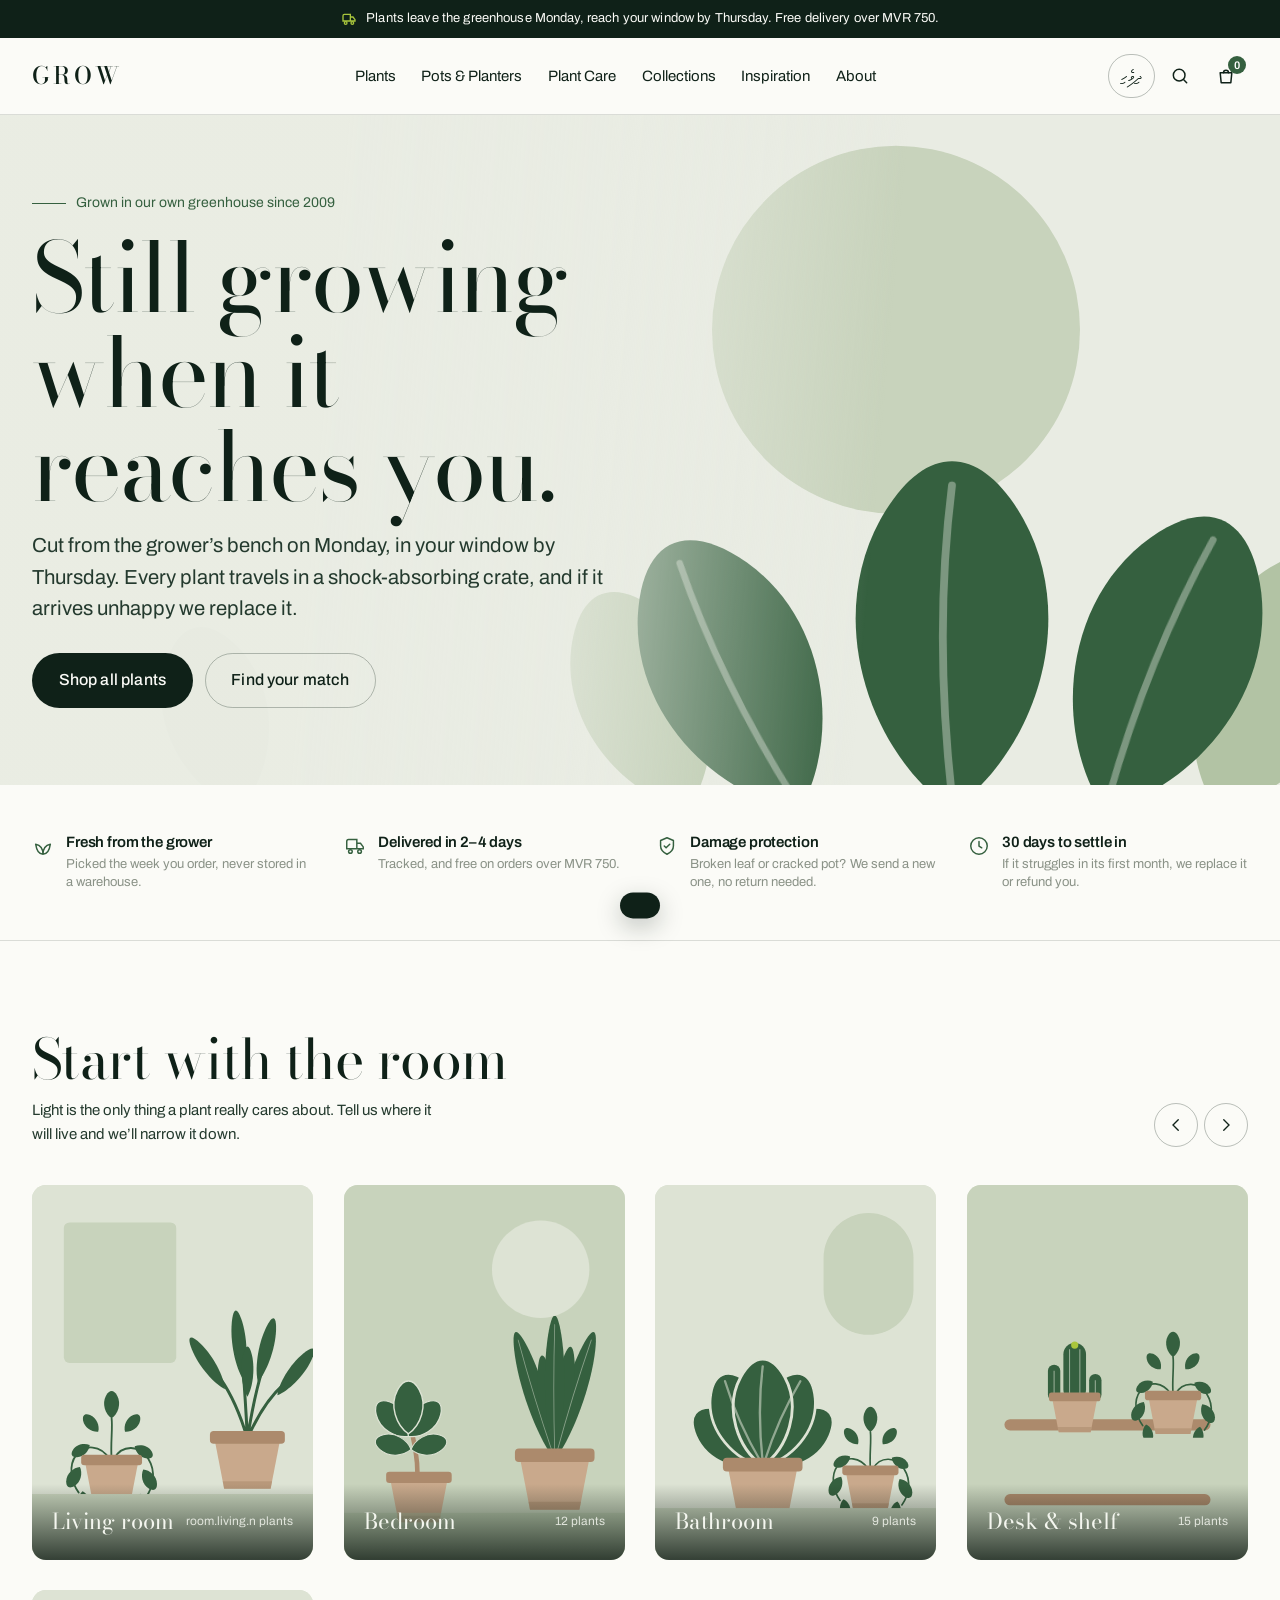
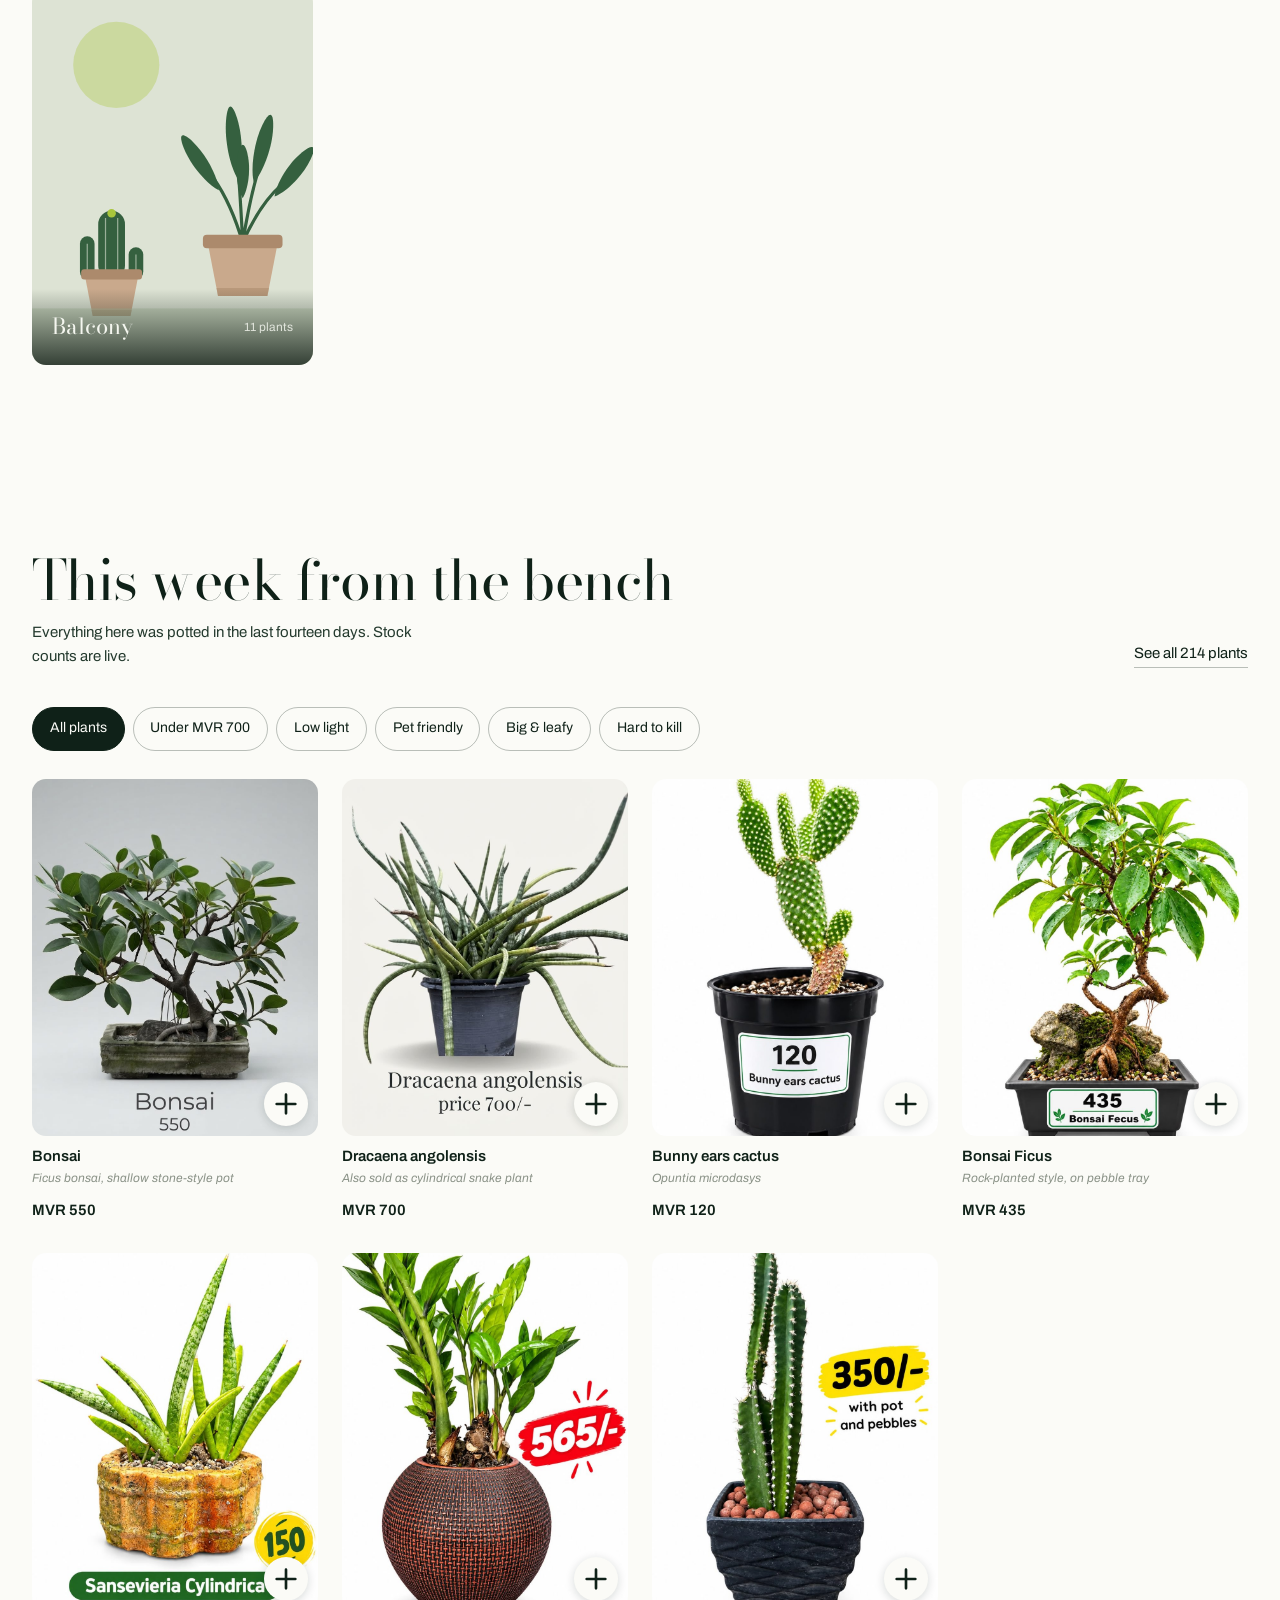
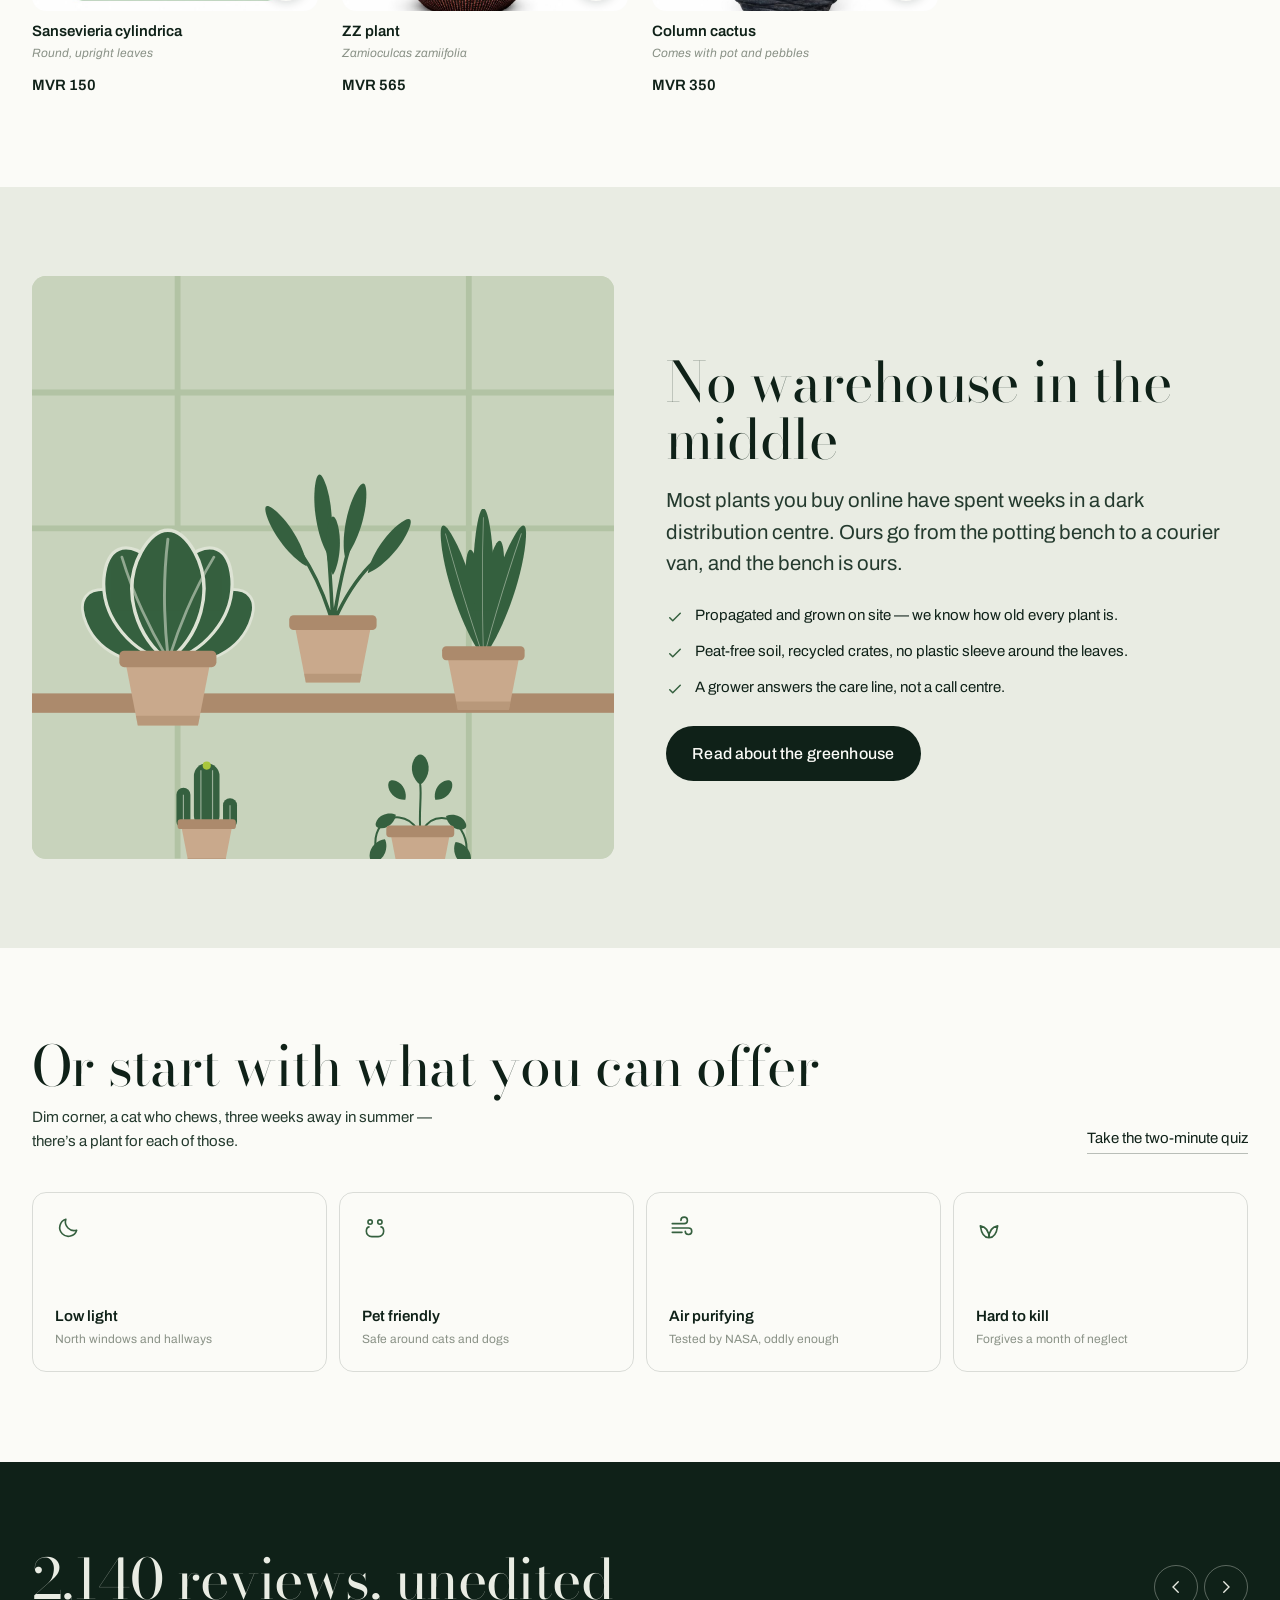
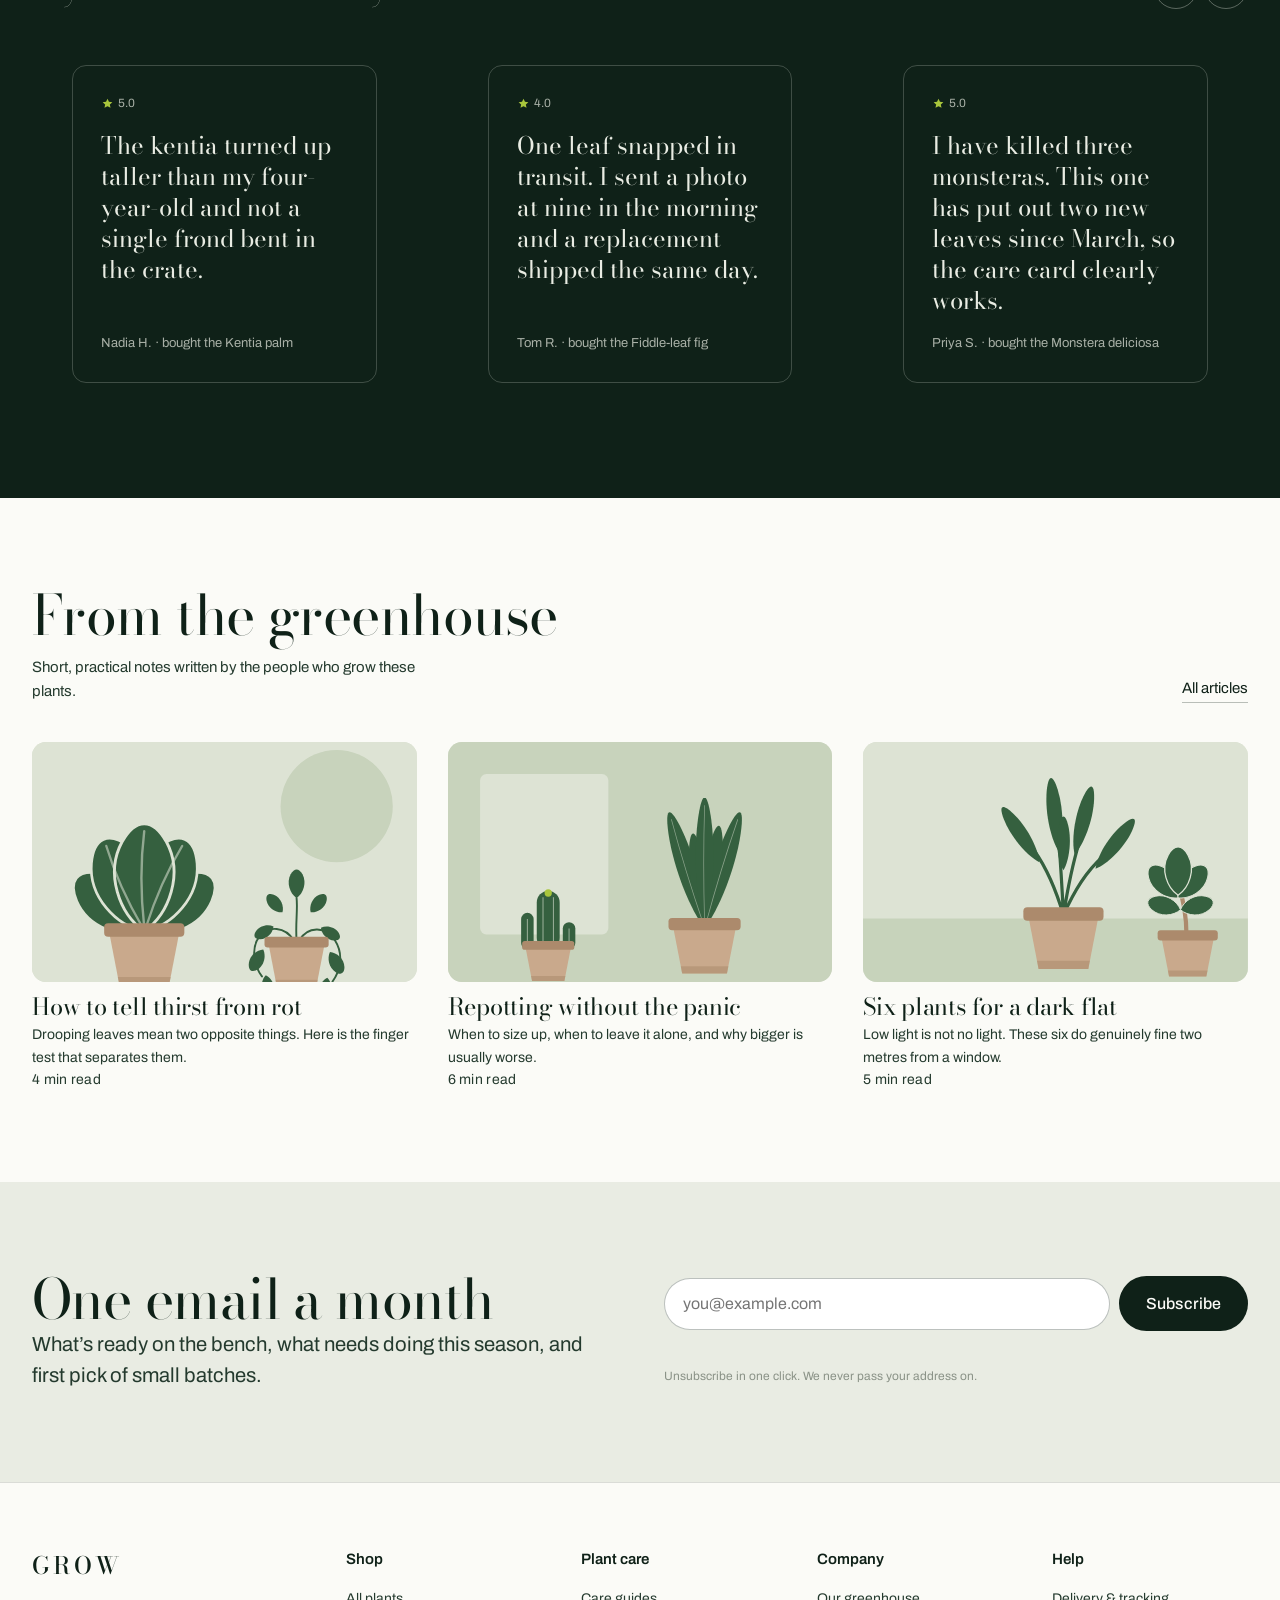
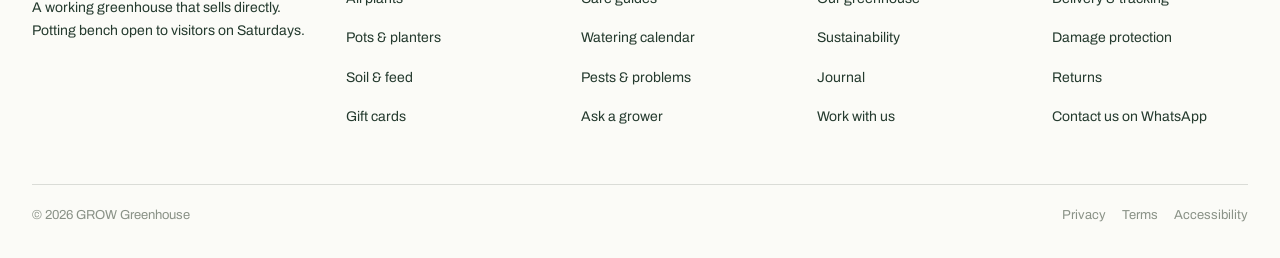
<file: public/index.html>
<!DOCTYPE html>
<html lang="en" dir="ltr">
<head>
<meta charset="utf-8">
<meta name="viewport" content="width=device-width, initial-scale=1, viewport-fit=cover">
<title>GROW — houseplants raised in the greenhouse</title>
<meta name="description" content="Houseplants shipped straight from the grower's bench in the Maldives. Order on WhatsApp. ގްރީންހައުސްގައި ހައްދާ ގަސް.">
<meta name="theme-color" content="#0F2118">
<link rel="canonical" href="https://grow.sinfia.net/">
<meta property="og:type" content="website">
<meta property="og:title" content="GROW — houseplants raised in the greenhouse">
<meta property="og:description" content="Fresh from the grower, delivered in 2–4 days, damage protection included. Order on WhatsApp.">
<meta property="og:url" content="https://grow.sinfia.net/">
<meta property="og:locale" content="en">
<meta property="og:locale:alternate" content="dv">
<link rel="icon" href="data:image/svg+xml,%3Csvg xmlns=%22http://www.w3.org/2000/svg%22 viewBox=%220 0 32 32%22%3E%3Ctext y=%2226%22 font-size=%2226%22%3E%F0%9F%8C%BF%3C/text%3E%3C/svg%3E">
<link rel="preconnect" href="https://fonts.googleapis.com">
<link rel="preconnect" href="https://fonts.gstatic.com" crossorigin>
<link href="https://fonts.googleapis.com/css2?family=Archivo:wght@400;500;600&family=Bodoni+Moda:opsz,wght@6..96,400;6..96,500;6..96,700&display=swap" rel="stylesheet">
<style>

/* ============================================================
   GROW — design tokens
   ============================================================ */
:root{
  --ink:#0F2118;
  --ink-soft:#243A2E;
  --chalk:#E9ECE3;
  --chalk-rgb:233,236,227;
  --paper:#FBFBF7;
  --surface:#FFFFFF;
  --moss:#35603F;
  --sprout:#A9C63C;
  --stone:#8A9287;
  --line:rgba(15,33,24,.14);
  --line-strong:rgba(15,33,24,.28);
  --shade-1:#DDE3D4;
  --shade-2:#C8D3BC;
  --shade-3:#B2C3A4;
  --pot:#C9A98C;
  --pot-dark:#AC8A6C;
  --focus:#1E5FD6;
  --radius-s:6px;
  --radius-m:14px;
  --radius-l:28px;
  --shell:min(100% - 2.5rem, 1440px);
  --shell-narrow:min(100% - 2.5rem, 1080px);
  --gap:clamp(1rem,2.4vw,2rem);
  --section-y:clamp(3.5rem,7vw,7.5rem);
  --font-display:"Bodoni Moda", Georgia, "Times New Roman", serif;
  --font-ui:"Archivo", system-ui, -apple-system, "Segoe UI", Helvetica, Arial, sans-serif;
  color-scheme:light dark;
}
@media (prefers-color-scheme:dark){
  :root:not([data-theme="light"]){
    --ink:#E9ECE3;
    --ink-soft:#BFC9BC;
    --chalk:#152219;
    --chalk-rgb:21,34,25;
    --paper:#0D1611;
    --surface:#15221A;
    --moss:#9CC4A4;
    --sprout:#B9D655;
    --stone:#93A093;
    --line:rgba(233,236,227,.16);
    --line-strong:rgba(233,236,227,.34);
    --shade-1:#1E2E23;
    --shade-2:#263A2C;
    --shade-3:#2F4735;
    --pot:#8A6F58;
    --pot-dark:#6E5644;
    --focus:#8FB6FF;
  }
}
:root[data-theme="dark"]{
  --ink:#E9ECE3;
  --ink-soft:#BFC9BC;
  --chalk:#152219;
  --chalk-rgb:21,34,25;
  --paper:#0D1611;
  --surface:#15221A;
  --moss:#9CC4A4;
  --sprout:#B9D655;
  --stone:#93A093;
  --line:rgba(233,236,227,.16);
  --line-strong:rgba(233,236,227,.34);
  --shade-1:#1E2E23;
  --shade-2:#263A2C;
  --shade-3:#2F4735;
  --pot:#8A6F58;
  --pot-dark:#6E5644;
  --focus:#8FB6FF;
}

/* ============================================================
   Base
   ============================================================ */
*,*::before,*::after{box-sizing:border-box}
html{-webkit-text-size-adjust:100%}
body{
  margin:0;
  background:var(--paper);
  color:var(--ink);
  font-family:var(--font-ui);
  font-size:clamp(.95rem,.9rem + .25vw,1.125rem);
  line-height:1.62;
  overflow-x:hidden;
  -webkit-font-smoothing:antialiased;
}
img,svg{max-width:100%;display:block}
h1,h2,h3,h4{margin:0;font-family:var(--font-display);font-weight:400;line-height:1.02;letter-spacing:-.01em}
p{margin:0}
a{color:inherit;text-decoration:none}
ul{margin:0;padding:0;list-style:none}
button{font:inherit;color:inherit;border:0;background:none;cursor:pointer}
:focus-visible{outline:2px solid var(--focus);outline-offset:3px;border-radius:2px}
.shell{width:var(--shell);margin-inline:auto}
.shell-narrow{width:var(--shell-narrow);margin-inline:auto}
.visually-hidden{position:absolute;width:1px;height:1px;margin:-1px;padding:0;overflow:hidden;clip:rect(0 0 0 0);white-space:nowrap;border:0}
.skip{position:absolute;left:1rem;top:-4rem;z-index:100;background:var(--ink);color:var(--paper);padding:.75rem 1.25rem;border-radius:var(--radius-s);transition:top .18s}
.skip:focus{top:1rem}
section{padding-block:var(--section-y)}

/* type scale */
.display{font-size:clamp(2.625rem,1.4rem + 6.4vw,6rem);line-height:.98;letter-spacing:-.02em}
.h2{font-size:clamp(1.875rem,1.15rem + 2.9vw,4rem);line-height:1.04}
.h3{font-size:clamp(1.25rem,1.05rem + .8vw,1.75rem);line-height:1.15}
.lede{font-size:clamp(1rem,.95rem + .4vw,1.3125rem);line-height:1.55;color:var(--ink-soft);max-width:54ch}
.meta{font-family:var(--font-ui);font-size:.8125rem;letter-spacing:.02em;color:var(--stone)}

/* buttons */
.btn{
  display:inline-flex;align-items:center;justify-content:center;gap:.5rem;
  min-height:48px;padding:.85rem 1.6rem;
  border-radius:100px;font-size:1rem;font-weight:500;letter-spacing:.01em;
  border:1px solid transparent;transition:background .18s,color .18s,border-color .18s;
}
.btn--solid{background:var(--ink);color:var(--paper)}
.btn--solid:hover{background:var(--moss)}
.btn--ghost{border-color:var(--line-strong);color:var(--ink)}
.btn--ghost:hover{border-color:var(--ink);background:var(--ink);color:var(--paper)}
.btn--block{width:100%}
.icon-btn{
  display:inline-flex;align-items:center;justify-content:center;
  width:44px;height:44px;border-radius:50%;color:var(--ink);
  transition:background .18s;
}
.icon-btn:hover{background:var(--shade-1)}

/* ============================================================
   Announcement + header
   ============================================================ */
.promo{background:var(--ink);color:var(--paper);font-size:.8125rem;letter-spacing:.01em}
.promo__inner{display:flex;align-items:center;justify-content:center;gap:.6rem;min-height:38px;text-align:center;padding:.4rem 1rem}
.promo svg{flex:none;color:var(--sprout)}

.site-header{position:sticky;top:0;z-index:60;background:var(--paper);border-bottom:1px solid var(--line)}
.site-header__bar{display:flex;align-items:center;gap:1rem;min-height:64px;justify-content:space-between}
.brand{font-family:var(--font-display);font-size:1.5rem;letter-spacing:.14em;font-weight:500;padding-block:.35rem}
.brand span{display:inline-block}
.nav-desktop{display:none}
.nav-desktop ul{display:flex;gap:clamp(1rem,2vw,2.25rem)}
.nav-desktop a{display:block;padding:.6rem 0;font-size:.9375rem;position:relative}
.nav-desktop a::after{content:"";position:absolute;left:0;right:100%;bottom:.35rem;height:1px;background:var(--ink);transition:right .22s}
.nav-desktop a:hover::after{right:0}
.header-actions{display:flex;align-items:center;gap:.15rem}
.cart-count{
  position:absolute;top:2px;right:2px;min-width:18px;height:18px;padding:0 4px;
  border-radius:100px;background:var(--moss);color:#fff;
  font-size:.6875rem;line-height:18px;text-align:center;font-weight:600;
}
.cart-btn{position:relative}
.burger{display:inline-flex}

/* search drawer */
.search-bar{border-top:1px solid var(--line);display:none;padding-block:.85rem}
.search-bar.is-open{display:block}
.search-bar form{display:flex;gap:.5rem}
.search-bar input{
  flex:1;min-height:48px;padding:.6rem 1rem;border-radius:100px;
  border:1px solid var(--line-strong);background:var(--surface);color:var(--ink);font:inherit;
}

/* mobile panel */
.nav-panel{
  position:fixed;inset:0;z-index:80;background:var(--paper);
  transform:translateX(100%);visibility:hidden;transition:transform .28s ease,visibility .28s;
  display:flex;flex-direction:column;overflow-y:auto;
}
.nav-panel.is-open{transform:none;visibility:visible}
.nav-panel__top{display:flex;align-items:center;justify-content:space-between;min-height:64px;border-bottom:1px solid var(--line)}
.nav-panel__links{padding:1.5rem 0 2rem}
.nav-panel__links a{
  display:flex;align-items:center;justify-content:space-between;
  padding:1rem 0;font-family:var(--font-display);font-size:1.75rem;
  border-bottom:1px solid var(--line);
}
.nav-panel__foot{margin-top:auto;padding:1.5rem 0 2.5rem;display:grid;gap:.75rem}

/* ============================================================
   Hero
   ============================================================ */
.hero{position:relative;padding:0;background:var(--chalk)}
.hero__art{position:relative;width:100%;aspect-ratio:4/5;overflow:hidden}
.hero__art svg{width:100%;height:100%}
.hero__art--wide{display:none}
.hero__panel{padding:clamp(1.75rem,5vw,3rem) 0 clamp(2.5rem,6vw,3.5rem)}
.hero__eyebrow{display:flex;align-items:center;gap:.6rem;color:var(--moss);font-size:.875rem;margin-bottom:1rem}
.hero__eyebrow::before{content:"";width:34px;height:1px;background:currentColor}
.hero h1{margin-bottom:1.1rem;max-width:14ch}
.hero__cta{display:flex;flex-wrap:wrap;gap:.75rem;margin-top:1.75rem}
.hero__cta .btn{flex:1 1 220px}

/* ============================================================
   Promise strip
   ============================================================ */
.promise{padding-block:clamp(2rem,4vw,3rem);border-bottom:1px solid var(--line)}
.promise__grid{display:grid;gap:1.25rem 2rem;grid-template-columns:repeat(2,minmax(0,1fr))}
.promise__item{display:flex;gap:.75rem;align-items:flex-start}
.promise__item svg{flex:none;color:var(--moss);margin-top:2px}
.promise__item h3{font-family:var(--font-ui);font-size:.9375rem;font-weight:600;line-height:1.3;margin-bottom:.15rem}
.promise__item p{font-size:.8125rem;color:var(--stone);line-height:1.45}

/* ============================================================
   Section headers
   ============================================================ */
.sec-head{display:flex;flex-wrap:wrap;align-items:end;justify-content:space-between;gap:1rem;margin-bottom:clamp(1.5rem,3vw,2.5rem)}
.sec-head p{max-width:46ch;color:var(--ink-soft);font-size:.9375rem;margin-top:.6rem}
.sec-head a{font-size:.9375rem;border-bottom:1px solid var(--line-strong);padding-bottom:2px}
.sec-head a:hover{border-color:var(--ink)}

/* ============================================================
   Carousels (rooms + testimonials)
   ============================================================ */
.rail{
  display:grid;grid-auto-flow:column;gap:var(--gap);
  overflow-x:auto;scroll-snap-type:x mandatory;
  -webkit-overflow-scrolling:touch;scrollbar-width:none;
  padding-bottom:.5rem;
  margin-inline:calc(50% - 50vw);padding-inline:max(1.25rem,calc(50vw - var(--shell)/2));
}
.rail::-webkit-scrollbar{display:none}
.rail > *{scroll-snap-align:start}
.rail-nav{display:none;gap:.4rem}
.rail-nav button{width:44px;height:44px;border:1px solid var(--line-strong);border-radius:50%;display:grid;place-items:center}
.rail-nav button:hover{background:var(--ink);color:var(--paper);border-color:var(--ink)}

.room{
  position:relative;width:74vw;max-width:340px;border-radius:var(--radius-m);
  overflow:hidden;background:var(--shade-1);display:block;
}
.room figure{margin:0;aspect-ratio:3/4}
.room svg{width:100%;height:100%}
.room figcaption{
  position:absolute;left:0;right:0;bottom:0;padding:1.25rem;
  display:flex;align-items:center;justify-content:space-between;gap:.5rem;
  background:linear-gradient(to top,rgba(10,22,15,.78),rgba(10,22,15,0));
  color:#F4F6EF;font-family:var(--font-display);font-size:1.375rem;
}
.room figcaption small{font-family:var(--font-ui);font-size:.75rem;opacity:.85}

/* ============================================================
   Product grid
   ============================================================ */
.filters{display:flex;gap:.5rem;overflow-x:auto;scrollbar-width:none;margin-bottom:1.5rem;padding-bottom:.25rem}
.filters::-webkit-scrollbar{display:none}
.chip{
  flex:none;min-height:44px;display:inline-flex;align-items:center;
  padding:.5rem 1.05rem;border:1px solid var(--line-strong);border-radius:100px;
  font-size:.875rem;white-space:nowrap;transition:background .18s,color .18s,border-color .18s;
}
.chip[aria-pressed="true"]{background:var(--ink);color:var(--paper);border-color:var(--ink)}

.products{display:grid;gap:var(--gap) clamp(.75rem,2vw,1.5rem);grid-template-columns:repeat(2,minmax(0,1fr))}
.card{display:flex;flex-direction:column;height:100%}
.card__media{
  position:relative;border-radius:var(--radius-m);overflow:hidden;
  background:var(--shade-1);aspect-ratio:4/5;
}
.card__media svg{width:100%;height:100%}
.card__media img{width:100%;height:100%;object-fit:cover;object-position:center;display:block}
.card__flag{
  position:absolute;top:.6rem;left:.6rem;background:var(--paper);color:var(--ink);
  font-size:.6875rem;padding:.3rem .6rem;border-radius:100px;letter-spacing:.02em;
}
.card__add{
  position:absolute;right:.6rem;bottom:.6rem;width:44px;height:44px;border-radius:50%;
  background:var(--paper);color:var(--ink);display:grid;place-items:center;
  box-shadow:0 2px 10px rgba(15,33,24,.16);transition:background .18s,color .18s,transform .18s;
}
.card__add:hover{background:var(--ink);color:var(--paper)}
.card__add:active{transform:scale(.92)}
.card__body{padding-top:.7rem;display:flex;flex-direction:column;gap:.15rem;flex:1}
.card__name{font-family:var(--font-ui);font-size:.9375rem;font-weight:600;line-height:1.3}
.card__latin{font-size:.75rem;color:var(--stone);font-style:italic}
.card__foot{display:flex;flex-wrap:wrap;align-items:baseline;justify-content:space-between;gap:.25rem .5rem;margin-top:.45rem}
.card__price{font-size:.9375rem;font-weight:600}
.card__price s{color:var(--stone);font-weight:400;margin-right:.35rem}
.rating{display:inline-flex;align-items:center;gap:.25rem;font-size:.75rem;color:var(--stone)}
.rating svg{color:var(--sprout)}

/* ============================================================
   Editorial split
   ============================================================ */
.split{background:var(--chalk)}
.split__grid{display:grid;gap:clamp(1.5rem,4vw,4rem);align-items:center}
.split__art{border-radius:var(--radius-m);overflow:hidden;aspect-ratio:1/1;background:var(--shade-2)}
.split__art svg{width:100%;height:100%}
.split__text p{margin-top:1rem}
.split__list{margin-top:1.5rem;display:grid;gap:.85rem}
.split__list li{display:flex;gap:.7rem;font-size:.9375rem;line-height:1.5}
.split__list svg{flex:none;color:var(--moss);margin-top:4px}

/* ============================================================
   Plant types
   ============================================================ */
.types{display:grid;gap:.75rem;grid-template-columns:repeat(2,minmax(0,1fr))}
.type-tile{
  display:flex;flex-direction:column;justify-content:space-between;gap:1.5rem;
  min-height:150px;padding:1.1rem;border:1px solid var(--line);border-radius:var(--radius-m);
  transition:background .18s,border-color .18s;
}
.type-tile:hover{background:var(--chalk);border-color:var(--line-strong)}
.type-tile svg{color:var(--moss)}
.type-tile strong{font-family:var(--font-ui);font-size:.9375rem;font-weight:600;display:block;color:var(--ink);margin-bottom:.1rem}
.type-tile > span{display:block;font-size:inherit}
.type-tile span{font-size:.75rem;color:var(--stone)}

/* ============================================================
   Testimonials
   ============================================================ */
.quotes{background:var(--ink);color:var(--chalk)}
.quotes .sec-head a,.quotes .rail-nav button{color:var(--chalk);border-color:rgba(233,236,227,.35)}
.quotes .rail-nav button:hover{background:var(--chalk);color:var(--ink)}
.quote{
  width:80vw;max-width:420px;padding:1.5rem;border:1px solid rgba(233,236,227,.22);
  border-radius:var(--radius-m);display:flex;flex-direction:column;gap:1rem;
}
.quote blockquote{margin:0;font-family:var(--font-display);font-size:clamp(1.125rem,1rem + .7vw,1.5rem);line-height:1.3}
.quote figcaption{font-size:.8125rem;color:rgba(233,236,227,.7);margin-top:auto}
.quote .rating{color:rgba(233,236,227,.7)}

/* ============================================================
   Journal
   ============================================================ */
.journal__grid{display:grid;gap:var(--gap)}
.post__art{border-radius:var(--radius-m);overflow:hidden;aspect-ratio:16/10;background:var(--shade-1)}
.post__art svg{width:100%;height:100%}
.post h3{margin:.75rem 0 .35rem;font-size:clamp(1.125rem,1rem + .6vw,1.5rem)}
.post p{font-size:.875rem;color:var(--ink-soft)}

/* ============================================================
   Newsletter
   ============================================================ */
.news{background:var(--chalk)}
.news__inner{display:grid;gap:1.5rem}
.news form{display:grid;gap:.6rem}
.news input{
  min-height:52px;padding:.7rem 1.1rem;border-radius:100px;
  border:1px solid var(--line-strong);background:var(--surface);color:var(--ink);font:inherit;width:100%;
}
.news small{font-size:.75rem;color:var(--stone)}
.news form > .news__status,.news form > small{grid-column:1/-1}
.news__status{font-size:.875rem;color:var(--moss);min-height:1.2em}

/* ============================================================
   Footer
   ============================================================ */
.site-footer{border-top:1px solid var(--line);padding-block:clamp(2.5rem,5vw,4rem) 2rem}
.foot__grid{display:grid;gap:0}
.foot__brand{margin-bottom:1.75rem;max-width:34ch}
.foot__brand p{margin-top:.75rem;font-size:.875rem;color:var(--ink-soft)}
.foot-col{border-top:1px solid var(--line)}
.foot-col summary{
  display:flex;align-items:center;justify-content:space-between;
  min-height:52px;cursor:pointer;font-weight:600;font-size:.9375rem;list-style:none;
}
.foot-col summary::-webkit-details-marker{display:none}
.foot-col summary svg{transition:transform .2s}
.foot-col[open] summary svg{transform:rotate(45deg)}
.foot-col ul{padding-bottom:1rem;display:grid;gap:.15rem}
.foot-col a{display:block;padding:.45rem 0;font-size:.875rem;color:var(--ink-soft)}
.foot-col a:hover{color:var(--ink)}
.foot__bottom{
  margin-top:2rem;padding-top:1.25rem;border-top:1px solid var(--line);
  display:flex;flex-wrap:wrap;gap:.75rem 1.5rem;justify-content:space-between;
  font-size:.8125rem;color:var(--stone);
}
.foot__bottom ul{display:flex;flex-wrap:wrap;gap:1rem}

/* toast */
.toast{
  position:fixed;left:50%;bottom:1.25rem;transform:translate(-50%,150%);
  z-index:90;background:var(--ink);color:var(--paper);
  padding:.8rem 1.25rem;border-radius:100px;font-size:.875rem;
  box-shadow:0 8px 24px rgba(15,33,24,.25);transition:transform .3s ease;
  max-width:calc(100vw - 2.5rem);text-align:center;
}
.toast.is-on{transform:translate(-50%,0)}

/* ============================================================
   Breakpoints
   ============================================================ */
@media (min-width:481px){
  .promise__grid{grid-template-columns:repeat(2,minmax(0,1fr))}
  .hero__cta .btn{flex:0 1 auto}
}

@media (min-width:768px){
  :root{--shell:min(100% - 4rem, 1440px);--shell-narrow:min(100% - 4rem, 1080px)}
  .hero__art{aspect-ratio:16/9;max-height:62vh}
  .hero__art--tall{display:none}
  .hero__art--wide{display:block}
  .hero__panel{padding-block:clamp(2rem,4vw,3rem)}
  .promise__grid{grid-template-columns:repeat(4,minmax(0,1fr))}
  .products{grid-template-columns:repeat(3,minmax(0,1fr))}
  .types{grid-template-columns:repeat(4,minmax(0,1fr))}
  .type-tile{min-height:180px;padding:1.35rem}
  .room{width:44vw;max-width:360px}
  .quote{width:56vw;max-width:440px;padding:1.75rem}
  .split__grid{grid-template-columns:1fr 1fr}
  .journal__grid{grid-template-columns:repeat(3,minmax(0,1fr))}
  .news__inner{grid-template-columns:1fr 1fr;align-items:center;gap:3rem}
  .news form{grid-template-columns:1fr auto;align-items:center}
  .news input{width:auto}
  .foot__grid{grid-template-columns:1.4fr repeat(4,1fr);gap:2.5rem}
  .foot__brand{margin-bottom:0}
  .foot-col{border-top:0}
  .foot-col summary{min-height:auto;cursor:default;margin-bottom:.6rem}
  .foot-col summary svg{display:none}
  .rail-nav{display:flex}
}

@media (min-width:1024px){
  .nav-desktop{display:block}
  .burger{display:none}
  .products{grid-template-columns:repeat(4,minmax(0,1fr))}
  .site-header__bar{min-height:76px}
  .hero{position:relative;isolation:isolate}
  .hero__art{position:absolute;inset:0;height:100%;max-height:none;aspect-ratio:auto}
  .hero::after{
    content:"";position:absolute;inset:0;z-index:1;pointer-events:none;
    background:linear-gradient(95deg,rgba(var(--chalk-rgb),.97) 26%,rgba(var(--chalk-rgb),.72) 46%,rgba(var(--chalk-rgb),0) 68%);
  }
  .hero__panel{
    position:relative;z-index:2;display:flex;flex-direction:column;justify-content:center;
    min-height:clamp(520px,70vh,760px);padding-block:clamp(3rem,6vw,5.5rem);
  }
  .hero__panel > *{max-width:min(56%,600px)}
  .hero h1{max-width:11ch}
  .room{width:auto;max-width:none}
  .rail--rooms{grid-auto-flow:row;grid-template-columns:repeat(4,minmax(0,1fr));overflow:visible;margin-inline:0;padding-inline:0}
  .quote{width:auto;max-width:none}
  .rail--quotes{grid-auto-flow:row;grid-template-columns:repeat(3,minmax(0,1fr));overflow:visible;margin-inline:0;padding-inline:0}
  .rail--quotes .rail-nav{display:none}
}

@media (min-width:1600px){
  :root{--shell:min(100% - 6rem, 1520px)}
  .products{grid-template-columns:repeat(5,minmax(0,1fr))}
}

@media (prefers-reduced-motion:reduce){
  *,*::before,*::after{animation-duration:.001ms !important;transition-duration:.001ms !important}
  .rail{scroll-behavior:auto}
}

/* ============================================================
   Thaana faces — self-hosted, embedded, no network request
   Mv Meemu Ali (body) + Mv Izyan Reethi Bold (display)
   unicode-range keeps Latin text and digits on Archivo.
   ============================================================ */
@font-face{
  font-family:"Mv Meemu Ali";
  src:url([data-uri]) format("woff2");
  font-weight:400 600;font-style:normal;font-display:swap;
  unicode-range:U+0780-07B1,U+FDF2,U+060C,U+061B,U+061F;
}
@font-face{
  font-family:"Mv Izyan Reethi";
  src:url([data-uri]) format("woff2");
  font-weight:400 700;font-style:normal;font-display:swap;
  unicode-range:U+0780-07B1,U+FDF2,U+060C,U+061B,U+061F;
}

/* ============================================================
   Bilingual: Dhivehi (Thaana, RTL) + English (Latin, LTR)
   ============================================================ */
html[lang="dv"]{
  --font-ui:"Mv Meemu Ali","MV Faseyha","Faruma",system-ui,sans-serif;
  --font-display:"Mv Izyan Reethi","Mv Meemu Ali","MV Faseyha",system-ui,sans-serif;
}
html[lang="dv"] .h2,html[lang="dv"] .display,html[lang="dv"] .quote blockquote{font-weight:700}
html[lang="dv"] body{line-height:1.95}
html[lang="dv"] .display{font-size:clamp(1.75rem,1.1rem + 3.2vw,3.5rem);line-height:1.55;letter-spacing:0}
html[lang="dv"] .h2{font-size:clamp(1.375rem,1rem + 1.8vw,2.5rem);line-height:1.55;letter-spacing:0}
html[lang="dv"] .h3,html[lang="dv"] .post h3,html[lang="dv"] .quote blockquote{line-height:1.7;letter-spacing:0}
html[lang="dv"] .lede{line-height:1.9}
html[lang="dv"] .brand{font-family:"Bodoni Moda",Georgia,serif}
html[lang="dv"] .card__latin{font-style:normal;direction:ltr;text-align:start}
html[lang="dv"] .price,html[lang="dv"] .card__price{direction:ltr}
html[lang="dv"] .nav-panel__links a{font-size:1.25rem}
html[lang="dv"] .room figcaption{font-size:1.0625rem}

[dir="rtl"] .nav-panel{transform:translateX(-100%)}
[dir="rtl"] .nav-panel.is-open{transform:none}
[dir="rtl"] .rail-nav svg,[dir="rtl"] .nav-panel__links a > svg{transform:scaleX(-1)}
[dir="rtl"] .hero__art svg{transform:scaleX(-1)}
[dir="rtl"] .nav-desktop a::after{right:0;left:100%;transition:left .22s}
[dir="rtl"] .nav-desktop a:hover::after{left:0}
[dir="rtl"] .card__flag{left:auto;right:.6rem}
[dir="rtl"] .card__add{right:auto;left:.6rem}
@media (min-width:1024px){
  [dir="rtl"] .hero::after{background:linear-gradient(-95deg,rgba(var(--chalk-rgb),.97) 26%,rgba(var(--chalk-rgb),.72) 46%,rgba(var(--chalk-rgb),0) 68%)}
}

/* language switch */
.lang-btn{
  display:inline-flex;align-items:center;justify-content:center;gap:.3rem;
  min-height:44px;padding:.35rem .75rem;border:1px solid var(--line-strong);border-radius:100px;
  font-size:.8125rem;font-weight:500;white-space:nowrap;
}
.lang-btn:hover{background:var(--ink);color:var(--paper);border-color:var(--ink)}
.lang-btn .dv{font-family:"Mv Meemu Ali","MV Faseyha",sans-serif}

/* ============================================================
   Cart drawer
   ============================================================ */
.drawer{position:fixed;inset:0;z-index:85;visibility:hidden}
.drawer.is-open{visibility:visible}
.drawer__scrim{position:absolute;inset:0;background:rgba(8,20,13,.5);opacity:0;transition:opacity .25s}
.drawer.is-open .drawer__scrim{opacity:1}
.drawer__panel{
  position:absolute;top:0;bottom:0;inset-inline-end:0;width:min(440px,100%);
  background:var(--paper);display:flex;flex-direction:column;
  transform:translateX(100%);transition:transform .28s ease;
  box-shadow:-12px 0 40px rgba(8,20,13,.18);
}
[dir="rtl"] .drawer__panel{transform:translateX(-100%);box-shadow:12px 0 40px rgba(8,20,13,.18)}
.drawer.is-open .drawer__panel{transform:none}
.drawer__head{
  display:flex;align-items:center;justify-content:space-between;gap:1rem;
  padding:1rem 1.25rem;border-bottom:1px solid var(--line);
}
.drawer__head h2{font-size:1.375rem}
.drawer__body{flex:1;overflow-y:auto;padding:1rem 1.25rem;-webkit-overflow-scrolling:touch}
.drawer__foot{border-top:1px solid var(--line);padding:1rem 1.25rem 1.25rem;display:grid;gap:.75rem;background:var(--paper)}

.cart-empty{padding:2.5rem 0;text-align:center;color:var(--stone);font-size:.9375rem}
.cart-line{display:grid;grid-template-columns:64px 1fr auto;gap:.85rem;align-items:start;padding:.85rem 0;border-bottom:1px solid var(--line)}
.cart-line__art{border-radius:10px;overflow:hidden;background:var(--shade-1);aspect-ratio:1/1}
.cart-line__art svg{width:100%;height:100%}
.cart-line__art img{width:100%;height:100%;object-fit:cover;object-position:center}
.cart-line__name{font-size:.9375rem;font-weight:600;line-height:1.35}
.cart-line__price{font-size:.8125rem;color:var(--stone);direction:ltr;display:inline-block}
.qty{display:inline-flex;align-items:center;gap:.15rem;margin-top:.5rem;border:1px solid var(--line-strong);border-radius:100px}
.qty button{width:44px;height:36px;display:grid;place-items:center;border-radius:100px}
.qty button:hover{background:var(--shade-1)}
.qty output{min-width:2ch;text-align:center;font-size:.875rem;font-variant-numeric:tabular-nums}
.cart-line__end{display:flex;flex-direction:column;align-items:flex-end;gap:.5rem}
.cart-line__total{font-size:.9375rem;font-weight:600;direction:ltr}
.link-quiet{font-size:.75rem;color:var(--stone);border-bottom:1px solid var(--line);padding:2px 0;min-height:auto}
.link-quiet:hover{color:var(--ink);border-color:var(--ink)}

.totals{display:grid;gap:.35rem;font-size:.875rem}
.totals div{display:flex;justify-content:space-between;gap:1rem}
.totals .grand{font-size:1.0625rem;font-weight:600;padding-top:.5rem;border-top:1px solid var(--line);margin-top:.25rem}
.totals span:last-child{direction:ltr}
.field{display:grid;gap:.3rem;margin-bottom:.6rem}
.field label{font-size:.8125rem;color:var(--ink-soft)}
.field input,.field textarea{
  min-height:48px;padding:.65rem .9rem;border:1px solid var(--line-strong);border-radius:12px;
  background:var(--surface);color:var(--ink);font:inherit;width:100%;
}
.field textarea{min-height:76px;resize:vertical}
.field input:invalid:not(:placeholder-shown){border-color:#B4443A}
.wa-note{font-size:.75rem;color:var(--stone);text-align:center}
.btn--wa{background:#1FA855;color:#fff}
.btn--wa:hover{background:#17853F}
.btn--wa svg{flex:none}

/* ============================================================
   Responsive patch: safe areas, iOS zoom fix, landscape phones
   ============================================================ */

/* iOS notch / Dynamic Island / home-indicator support
   (viewport-fit=cover is already set, so content can slide under them) */
.promo__inner{padding-left:max(1rem, env(safe-area-inset-left));padding-right:max(1rem, env(safe-area-inset-right))}
.site-header__bar{padding-left:env(safe-area-inset-left);padding-right:env(safe-area-inset-right)}
.nav-panel__top,.nav-panel__links,.nav-panel__foot{padding-left:max(0px, env(safe-area-inset-left));padding-right:max(0px, env(safe-area-inset-right))}
.nav-panel__foot{padding-bottom:max(2.5rem, env(safe-area-inset-bottom))}
.drawer__panel{padding-right:env(safe-area-inset-right)}
[dir="rtl"] .drawer__panel{padding-right:0;padding-left:env(safe-area-inset-left)}
.drawer__foot{padding-bottom:max(1.25rem, env(safe-area-inset-bottom))}
.toast{bottom:max(1.25rem, env(safe-area-inset-bottom))}
.site-footer{padding-bottom:max(2rem, env(safe-area-inset-bottom))}

/* Prevent iOS Safari auto-zoom on input focus (needs >=16px font) */
.search-bar input,.news input,.field input,.field textarea{font-size:16px}

/* Better tap feedback, no gray flash on Android/iOS */
a,button{-webkit-tap-highlight-color:transparent}

/* Phones/tablets in LANDSCAPE with limited height
   (iPhone SE/12/14 landscape, most Android landscape) */
@media (orientation:landscape) and (max-height:500px){
  :root{--section-y:clamp(2rem,6vh,3rem)}
  .promo__inner{min-height:30px;padding-block:.25rem}
  .site-header__bar{min-height:56px}
  .hero__art{aspect-ratio:auto;height:min(70vh,420px);max-height:60vh}
  .hero__panel{padding-block:1.25rem 1.75rem}
  .hero__eyebrow{margin-bottom:.6rem}
  .hero h1{margin-bottom:.75rem}
  .hero__cta{margin-top:1rem}
  .room{width:50vw;max-width:280px}
  .quote{width:70vw}
  .nav-panel__links a{padding:.7rem 0;font-size:1.375rem}
}

/* Larger phones in landscape (iPhone Pro Max, most Android) get the
   wide hero crop instead of the tall portrait one, even under 1024px */
@media (orientation:landscape) and (max-width:1023px) and (min-height:360px){
  .hero__art--tall{display:none}
  .hero__art--wide{display:block}
  .hero__art{aspect-ratio:21/9;max-height:56vh}
}

/* Small-width phones (iPhone SE/mini, small Android) — tighten shell gutter */
@media (max-width:374px){
  :root{--shell:min(100% - 2rem, 1440px)}
  .display{font-size:clamp(2.25rem,1.3rem + 6vw,6rem)}
}

/* Foldables / small tablets in portrait between phone and 768px */
@media (min-width:600px) and (max-width:767px){
  .products{grid-template-columns:repeat(3,minmax(0,1fr))}
  .types{grid-template-columns:repeat(4,minmax(0,1fr))}
}

</style>
</head>
<body>
<a class="skip" href="#main" data-i18n="skip">Skip to content</a>

<!-- ===== SVG library: leaf geometry + plant portraits ===== -->
<svg width="0" height="0" aria-hidden="true" focusable="false" style="position:absolute">
  <defs>
    <path id="leafShape" d="M0 0C-26-18-41-60-23-93C-9-118 9-118 23-93C41-60 26-18 0 0Z"/>
    <path id="leafVein" d="M0-4C-4-40-4-72 0-104" fill="none" stroke-width="2.5" stroke-linecap="round"/>
    <path id="potShape" d="M56 176H144L131 243H69Z"/>
    <g id="potGroup">
      <use href="#potShape" fill="var(--pot)"/>
      <rect x="50" y="166" width="100" height="17" rx="5" fill="var(--pot-dark)"/>
      <path d="M69 243h62l2-10H67Z" fill="var(--pot-dark)" opacity=".55"/>
    </g>
  </defs>

  <symbol id="plant-monstera" viewBox="0 0 200 250">
    <g stroke="var(--shade-1)" stroke-width="3">
      <use href="#leafShape" transform="translate(100 176) rotate(-52) scale(.96)" fill="var(--moss)"/>
      <use href="#leafShape" transform="translate(100 176) rotate(52) scale(.96)" fill="var(--moss)"/>
      <use href="#leafShape" transform="translate(100 176) rotate(-24) scale(1.12)" fill="var(--moss)"/>
      <use href="#leafShape" transform="translate(100 176) rotate(24) scale(1.12)" fill="var(--moss)"/>
      <use href="#leafShape" transform="translate(100 176) scale(1.2)" fill="var(--moss)"/>
    </g>
    <g stroke="var(--shade-1)" opacity=".55">
      <use href="#leafVein" transform="translate(100 176) rotate(-24) scale(1.12)"/>
      <use href="#leafVein" transform="translate(100 176) rotate(24) scale(1.12)"/>
      <use href="#leafVein" transform="translate(100 176) scale(1.2)"/>
    </g>
    <use href="#potGroup"/>
  </symbol>

  <symbol id="plant-snake" viewBox="0 0 200 250">
    <g fill="var(--moss)">
      <use href="#leafShape" transform="translate(100 180) rotate(-17) scale(.42 1.5)"/>
      <use href="#leafShape" transform="translate(100 180) rotate(17) scale(.42 1.5)"/>
      <use href="#leafShape" transform="translate(100 180) rotate(-7) scale(.36 1.18)"/>
      <use href="#leafShape" transform="translate(100 180) rotate(8) scale(.38 1.28)"/>
      <use href="#leafShape" transform="translate(100 180) scale(.4 1.62)"/>
    </g>
    <g stroke="var(--shade-1)" opacity=".5">
      <use href="#leafVein" transform="translate(100 180) scale(.4 1.62)"/>
      <use href="#leafVein" transform="translate(100 180) rotate(-17) scale(.42 1.5)"/>
      <use href="#leafVein" transform="translate(100 180) rotate(17) scale(.42 1.5)"/>
    </g>
    <use href="#potGroup"/>
  </symbol>

  <symbol id="plant-palm" viewBox="0 0 200 250">
    <g fill="none" stroke="var(--moss)" stroke-width="4" stroke-linecap="round">
      <path d="M100 176c-2-40-4-70-6-96M100 176c6-38 12-66 20-92M100 176c-10-34-22-60-36-80M100 176c14-32 30-56 48-72"/>
    </g>
    <g fill="var(--moss)">
      <use href="#leafShape" transform="translate(94 96) rotate(-6) scale(.3 .82)"/>
      <use href="#leafShape" transform="translate(114 100) rotate(14) scale(.3 .78)"/>
      <use href="#leafShape" transform="translate(70 110) rotate(-34) scale(.3 .74)"/>
      <use href="#leafShape" transform="translate(140 118) rotate(38) scale(.3 .7)"/>
      <use href="#leafShape" transform="translate(100 120) scale(.26 .6)"/>
    </g>
    <use href="#potGroup"/>
  </symbol>

  <symbol id="plant-pothos" viewBox="0 0 200 250">
    <g fill="none" stroke="var(--moss)" stroke-width="3" stroke-linecap="round">
      <path d="M96 172c-14-22-40-24-54-6s-8 46 4 62"/>
      <path d="M104 172c14-24 42-22 56 0s8 48-4 64"/>
      <path d="M100 172c-2-26 2-48 0-66"/>
    </g>
    <g fill="var(--moss)">
      <use href="#leafShape" transform="translate(64 150) rotate(-120) scale(.3)"/>
      <use href="#leafShape" transform="translate(48 186) rotate(-150) scale(.34)"/>
      <use href="#leafShape" transform="translate(52 226) rotate(170) scale(.3)"/>
      <use href="#leafShape" transform="translate(138 152) rotate(120) scale(.3)"/>
      <use href="#leafShape" transform="translate(152 190) rotate(150) scale(.34)"/>
      <use href="#leafShape" transform="translate(148 230) rotate(-170) scale(.3)"/>
      <use href="#leafShape" transform="translate(100 106) scale(.4)"/>
      <use href="#leafShape" transform="translate(78 128) rotate(-40) scale(.32)"/>
      <use href="#leafShape" transform="translate(122 128) rotate(40) scale(.32)"/>
    </g>
    <use href="#potGroup"/>
  </symbol>

  <symbol id="plant-ficus" viewBox="0 0 200 250">
    <path d="M98 176c0-40-6-64-14-86" fill="none" stroke="var(--pot-dark)" stroke-width="7" stroke-linecap="round"/>
    <g fill="var(--moss)" stroke="var(--shade-1)" stroke-width="3">
      <use href="#leafShape" transform="translate(84 112) rotate(-42) scale(.62)"/>
      <use href="#leafShape" transform="translate(84 112) rotate(42) scale(.62)"/>
      <use href="#leafShape" transform="translate(88 132) rotate(-76) scale(.5)"/>
      <use href="#leafShape" transform="translate(88 132) rotate(76) scale(.5)"/>
      <use href="#leafShape" transform="translate(84 108) scale(.72)"/>
    </g>
    <use href="#potGroup"/>
  </symbol>

  <symbol id="plant-cactus" viewBox="0 0 200 250">
    <g fill="var(--moss)">
      <rect x="78" y="70" width="44" height="112" rx="22"/>
      <rect x="48" y="112" width="24" height="70" rx="12"/>
      <rect x="128" y="130" width="24" height="52" rx="12"/>
    </g>
    <g stroke="var(--shade-1)" stroke-width="2" opacity=".6">
      <path d="M90 82v96M110 82v96M60 124v54M140 142v40" fill="none"/>
    </g>
    <circle cx="100" cy="74" r="7" fill="var(--sprout)"/>
    <use href="#potGroup"/>
  </symbol>
</svg>

<!-- ===== Announcement ===== -->
<div class="promo">
  <div class="promo__inner shell">
    <svg width="16" height="16" viewBox="0 0 24 24" fill="none" stroke="currentColor" stroke-width="2" aria-hidden="true"><path d="M3 15V7a2 2 0 0 1 2-2h9v10H3Zm11-6h4l3 4v2h-7"/><circle cx="7" cy="18" r="2"/><circle cx="17" cy="18" r="2"/></svg>
    <span data-i18n="promo">Plants leave the greenhouse Monday, reach your window by Thursday. Free delivery over MVR 750.</span>
  </div>
</div>

<!-- ===== Header ===== -->
<header class="site-header">
  <div class="shell site-header__bar">
    <a class="brand" href="#main"><span>GROW</span></a>

    <nav class="nav-desktop" aria-label="Main">
      <ul>
        <li><a href="#plants" data-i18n="nav.plants">Plants</a></li>
        <li><a href="#pots" data-i18n="nav.pots">Pots &amp; Planters</a></li>
        <li><a href="#care" data-i18n="nav.care">Plant Care</a></li>
        <li><a href="#collections" data-i18n="nav.collections">Collections</a></li>
        <li><a href="#journal" data-i18n="nav.inspiration">Inspiration</a></li>
        <li><a href="#about" data-i18n="nav.about">About</a></li>
      </ul>
    </nav>

    <div class="header-actions">
      <button class="lang-btn" id="langToggle" type="button" lang="dv"><span class="dv">ދިވެހި</span></button>
      <button class="icon-btn" id="searchToggle" aria-expanded="false" aria-controls="searchBar" data-i18n-aria="a11y.search" aria-label="Search plants">
        <svg width="20" height="20" viewBox="0 0 24 24" fill="none" stroke="currentColor" stroke-width="1.8" aria-hidden="true"><circle cx="11" cy="11" r="7"/><path d="m20 20-3.5-3.5" stroke-linecap="round"/></svg>
      </button>
      <button class="icon-btn cart-btn" id="cartBtn" data-i18n-aria="a11y.cart" aria-label="Open cart">
        <svg width="20" height="20" viewBox="0 0 24 24" fill="none" stroke="currentColor" stroke-width="1.8" aria-hidden="true"><path d="M5 8h14l-1.2 12H6.2L5 8Z" stroke-linejoin="round"/><path d="M9 8a3 3 0 0 1 6 0" stroke-linecap="round"/></svg>
        <span class="cart-count" id="cartCount">0</span>
      </button>
      <button class="icon-btn burger" id="menuOpen" aria-expanded="false" aria-controls="navPanel" data-i18n-aria="a11y.menu" aria-label="Open menu">
        <svg width="22" height="22" viewBox="0 0 24 24" fill="none" stroke="currentColor" stroke-width="1.8" stroke-linecap="round" aria-hidden="true"><path d="M4 7h16M4 12h16M4 17h16"/></svg>
      </button>
    </div>
  </div>

  <div class="search-bar" id="searchBar">
    <form class="shell" role="search" onsubmit="return false">
      <label class="visually-hidden" for="searchInput" data-i18n="search.label">Search plants, pots and care guides</label>
      <input id="searchInput" type="search" data-i18n-placeholder="search.placeholder" placeholder="Try &ldquo;low light&rdquo; or &ldquo;monstera&rdquo;" autocomplete="off">
      <button class="btn btn--solid" type="submit" data-i18n="search.button">Search</button>
    </form>
  </div>
</header>

<!-- ===== Mobile navigation panel ===== -->
<div class="nav-panel" id="navPanel" role="dialog" aria-modal="true" aria-label="Menu" inert>
  <div class="shell nav-panel__top">
    <span class="brand">GROW</span>
    <button class="icon-btn" id="menuClose" data-i18n-aria="a11y.close" aria-label="Close menu">
      <svg width="22" height="22" viewBox="0 0 24 24" fill="none" stroke="currentColor" stroke-width="1.8" stroke-linecap="round" aria-hidden="true"><path d="m6 6 12 12M18 6 6 18"/></svg>
    </button>
  </div>
  <nav class="shell nav-panel__links" aria-label="Mobile">
    <a href="#plants"><span data-i18n="nav.plants">Plants</span> <svg width="18" height="18" viewBox="0 0 24 24" fill="none" stroke="currentColor" stroke-width="1.6" aria-hidden="true"><path d="m9 5 7 7-7 7" stroke-linecap="round"/></svg></a>
    <a href="#pots"><span data-i18n="nav.pots">Pots &amp; Planters</span> <svg width="18" height="18" viewBox="0 0 24 24" fill="none" stroke="currentColor" stroke-width="1.6" aria-hidden="true"><path d="m9 5 7 7-7 7" stroke-linecap="round"/></svg></a>
    <a href="#care"><span data-i18n="nav.care">Plant Care</span> <svg width="18" height="18" viewBox="0 0 24 24" fill="none" stroke="currentColor" stroke-width="1.6" aria-hidden="true"><path d="m9 5 7 7-7 7" stroke-linecap="round"/></svg></a>
    <a href="#collections"><span data-i18n="nav.collections">Collections</span> <svg width="18" height="18" viewBox="0 0 24 24" fill="none" stroke="currentColor" stroke-width="1.6" aria-hidden="true"><path d="m9 5 7 7-7 7" stroke-linecap="round"/></svg></a>
    <a href="#journal"><span data-i18n="nav.inspiration">Inspiration</span> <svg width="18" height="18" viewBox="0 0 24 24" fill="none" stroke="currentColor" stroke-width="1.6" aria-hidden="true"><path d="m9 5 7 7-7 7" stroke-linecap="round"/></svg></a>
    <a href="#about"><span data-i18n="nav.about">About</span> <svg width="18" height="18" viewBox="0 0 24 24" fill="none" stroke="currentColor" stroke-width="1.6" aria-hidden="true"><path d="m9 5 7 7-7 7" stroke-linecap="round"/></svg></a>
  </nav>
  <div class="shell nav-panel__foot">
    <a class="btn btn--solid btn--block" href="#plants" data-i18n="hero.cta1">Shop all plants</a>
    <a class="btn btn--ghost btn--block" href="#care" data-i18n="hero.cta2">Find your match</a>
  </div>
</div>

<main id="main">

<!-- ===== Hero ===== -->
<section class="hero" aria-labelledby="heroTitle">
  <div class="hero__art hero__art--tall">
    <svg viewBox="0 0 900 1125" preserveAspectRatio="xMidYMax slice" role="img" data-i18n-aria="a11y.hero" aria-label="Illustration of large leafy houseplants in front of a rising sun">
      <rect width="900" height="1125" fill="var(--chalk)"/>
      <circle cx="470" cy="360" r="240" fill="var(--shade-2)"/>
      <g fill="var(--shade-3)">
        <use href="#leafShape" transform="translate(120 1125) rotate(-18) scale(3.4)"/>
        <use href="#leafShape" transform="translate(790 1125) rotate(20) scale(3.2)"/>
      </g>
      <g fill="var(--moss)">
        <use href="#leafShape" transform="translate(300 1125) rotate(-30) scale(3.9)"/>
        <use href="#leafShape" transform="translate(600 1125) rotate(28) scale(3.7)"/>
        <use href="#leafShape" transform="translate(450 1125) scale(4.3)"/>
      </g>
      <g stroke="var(--chalk)" opacity=".4">
        <use href="#leafVein" transform="translate(450 1125) scale(4.3)"/>
        <use href="#leafVein" transform="translate(300 1125) rotate(-30) scale(3.9)"/>
        <use href="#leafVein" transform="translate(600 1125) rotate(28) scale(3.7)"/>
      </g>
    </svg>
  </div>

  <div class="hero__art hero__art--wide">
    <svg viewBox="0 0 1600 900" preserveAspectRatio="xMidYMid slice" role="img" data-i18n-aria="a11y.hero" aria-label="Illustration of large leafy houseplants in front of a rising sun">
      <rect width="1600" height="900" fill="var(--chalk)"/>
      <circle cx="1120" cy="300" r="230" fill="var(--shade-2)"/>
      <g fill="var(--shade-3)">
        <use href="#leafShape" transform="translate(1520 900) rotate(24) scale(3.1)"/>
        <use href="#leafShape" transform="translate(860 900) rotate(-22) scale(2.6)"/>
        <use href="#leafShape" transform="translate(300 900) rotate(-14) scale(2.1)"/>
      </g>
      <g fill="var(--moss)">
        <use href="#leafShape" transform="translate(1000 900) rotate(-26) scale(3.3)"/>
        <use href="#leafShape" transform="translate(1380 900) rotate(22) scale(3.5)"/>
        <use href="#leafShape" transform="translate(1190 900) scale(3.9)"/>
      </g>
      <g stroke="var(--chalk)" opacity=".4">
        <use href="#leafVein" transform="translate(1190 900) scale(3.9)"/>
        <use href="#leafVein" transform="translate(1000 900) rotate(-26) scale(3.3)"/>
        <use href="#leafVein" transform="translate(1380 900) rotate(22) scale(3.5)"/>
      </g>
    </svg>
  </div>

  <div class="hero__panel shell">
    <p class="hero__eyebrow" data-i18n="hero.eyebrow">Grown in our own greenhouse since 2009</p>
    <h1 class="display" id="heroTitle" data-i18n="hero.title">Still growing when it reaches you.</h1>
    <p class="lede" data-i18n="hero.lede">Cut from the grower&rsquo;s bench on Monday, in your window by Thursday. Every plant travels in a shock-absorbing crate, and if it arrives unhappy we replace it.</p>
    <div class="hero__cta">
      <a class="btn btn--solid" href="#plants" data-i18n="hero.cta1">Shop all plants</a>
      <a class="btn btn--ghost" href="#care" data-i18n="hero.cta2">Find your match</a>
    </div>
  </div>
</section>

<!-- ===== Promise strip ===== -->
<section class="promise">
  <div class="shell">
    <h2 class="visually-hidden" data-i18n="promise.title">Why buy from GROW</h2>
    <ul class="promise__grid">
      <li class="promise__item">
        <svg width="22" height="22" viewBox="0 0 24 24" fill="none" stroke="currentColor" stroke-width="1.6" aria-hidden="true"><path d="M12 21c0-6 3-10 8-11-1 7-4 11-8 11Zm0 0c0-6-3-10-8-11 1 7 4 11 8 11Z" stroke-linejoin="round"/></svg>
        <div><h3 data-i18n="promise.1.h">Fresh from the grower</h3><p data-i18n="promise.1.p">Picked the week you order, never stored in a warehouse.</p></div>
      </li>
      <li class="promise__item">
        <svg width="22" height="22" viewBox="0 0 24 24" fill="none" stroke="currentColor" stroke-width="1.6" aria-hidden="true"><path d="M3 15V7a2 2 0 0 1 2-2h9v10H3Zm11-6h4l3 4v2h-7"/><circle cx="7" cy="18" r="2"/><circle cx="17" cy="18" r="2"/></svg>
        <div><h3 data-i18n="promise.2.h">Delivered in 2&ndash;4 days</h3><p data-i18n="promise.2.p">Tracked, and free on orders over MVR 750.</p></div>
      </li>
      <li class="promise__item">
        <svg width="22" height="22" viewBox="0 0 24 24" fill="none" stroke="currentColor" stroke-width="1.6" aria-hidden="true"><path d="M12 3 5 6v6c0 4 3 7 7 9 4-2 7-5 7-9V6l-7-3Z" stroke-linejoin="round"/><path d="m9 12 2 2 4-4" stroke-linecap="round"/></svg>
        <div><h3 data-i18n="promise.3.h">Damage protection</h3><p data-i18n="promise.3.p">Broken leaf or cracked pot? We send a new one, no return needed.</p></div>
      </li>
      <li class="promise__item">
        <svg width="22" height="22" viewBox="0 0 24 24" fill="none" stroke="currentColor" stroke-width="1.6" aria-hidden="true"><circle cx="12" cy="12" r="9"/><path d="M12 7v5l3 2" stroke-linecap="round"/></svg>
        <div><h3 data-i18n="promise.4.h">30 days to settle in</h3><p data-i18n="promise.4.p">If it struggles in its first month, we replace it or refund you.</p></div>
      </li>
    </ul>
  </div>
</section>

<!-- ===== Shop by room ===== -->
<section id="collections">
  <div class="shell">
    <div class="sec-head">
      <div>
        <h2 class="h2" data-i18n="rooms.title">Start with the room</h2>
        <p data-i18n="rooms.lede">Light is the only thing a plant really cares about. Tell us where it will live and we&rsquo;ll narrow it down.</p>
      </div>
      <div class="rail-nav" data-rail="rooms">
        <button type="button" data-dir="-1" data-i18n-aria="a11y.prev" aria-label="Previous"><svg width="18" height="18" viewBox="0 0 24 24" fill="none" stroke="currentColor" stroke-width="1.8" aria-hidden="true"><path d="m15 5-7 7 7 7" stroke-linecap="round"/></svg></button>
        <button type="button" data-dir="1" data-i18n-aria="a11y.next" aria-label="Next"><svg width="18" height="18" viewBox="0 0 24 24" fill="none" stroke="currentColor" stroke-width="1.8" aria-hidden="true"><path d="m9 5 7 7-7 7" stroke-linecap="round"/></svg></button>
      </div>
    </div>
  </div>
  <div class="shell">
    <div class="rail rail--rooms" id="rooms" tabindex="0" role="group" data-i18n-aria="a11y.rooms" aria-label="Rooms, scrollable">
      <a class="room" href="#plants">
        <figure>
          <svg viewBox="0 0 300 400" preserveAspectRatio="xMidYMid slice" aria-hidden="true">
            <rect width="300" height="400" fill="var(--shade-1)"/>
            <rect x="34" y="40" width="120" height="150" rx="6" fill="var(--shade-2)"/>
            <use href="#plant-palm" x="150" y="130" width="160" height="200"/>
            <use href="#plant-pothos" x="20" y="180" width="130" height="163"/>
            <rect y="330" width="300" height="70" fill="var(--shade-2)"/>
          </svg>
        </figure>
        <figcaption><span data-i18n="room.living">Living room</span> <small><span data-i18n="room.living.n">18</span> <span data-i18n="word.plants">plants</span></small></figcaption>
      </a>
      <a class="room" href="#plants">
        <figure>
          <svg viewBox="0 0 300 400" preserveAspectRatio="xMidYMid slice" aria-hidden="true">
            <rect width="300" height="400" fill="var(--shade-2)"/>
            <circle cx="210" cy="90" r="52" fill="var(--shade-1)"/>
            <use href="#plant-snake" x="140" y="140" width="170" height="213"/>
            <use href="#plant-ficus" x="10" y="190" width="140" height="175"/>
            <rect y="350" width="300" height="50" fill="var(--shade-3)" opacity=".5"/>
          </svg>
        </figure>
        <figcaption><span data-i18n="room.bed">Bedroom</span> <small>12 <span data-i18n="word.plants">plants</span></small></figcaption>
      </a>
      <a class="room" href="#plants">
        <figure>
          <svg viewBox="0 0 300 400" preserveAspectRatio="xMidYMid slice" aria-hidden="true">
            <rect width="300" height="400" fill="var(--shade-1)"/>
            <rect x="180" y="30" width="96" height="130" rx="48" fill="var(--shade-2)"/>
            <use href="#plant-monstera" x="30" y="150" width="170" height="213"/>
            <use href="#plant-pothos" x="170" y="200" width="120" height="150"/>
            <rect y="345" width="300" height="55" fill="var(--shade-2)"/>
          </svg>
        </figure>
        <figcaption><span data-i18n="room.bath">Bathroom</span> <small>9 <span data-i18n="word.plants">plants</span></small></figcaption>
      </a>
      <a class="room" href="#plants">
        <figure>
          <svg viewBox="0 0 300 400" preserveAspectRatio="xMidYMid slice" aria-hidden="true">
            <rect width="300" height="400" fill="var(--shade-2)"/>
            <rect x="40" y="250" width="220" height="12" rx="6" fill="var(--pot-dark)"/>
            <use href="#plant-cactus" x="60" y="130" width="110" height="138"/>
            <use href="#plant-pothos" x="160" y="120" width="120" height="150"/>
            <rect x="40" y="330" width="220" height="12" rx="6" fill="var(--pot-dark)"/>
          </svg>
        </figure>
        <figcaption><span data-i18n="room.desk">Desk &amp; shelf</span> <small>15 <span data-i18n="word.plants">plants</span></small></figcaption>
      </a>
      <a class="room" href="#plants">
        <figure>
          <svg viewBox="0 0 300 400" preserveAspectRatio="xMidYMid slice" aria-hidden="true">
            <rect width="300" height="400" fill="var(--shade-1)"/>
            <circle cx="90" cy="80" r="46" fill="var(--sprout)" opacity=".35"/>
            <use href="#plant-palm" x="140" y="120" width="170" height="213"/>
            <use href="#plant-cactus" x="20" y="190" width="130" height="163"/>
            <rect y="340" width="300" height="60" fill="var(--shade-3)" opacity=".45"/>
          </svg>
        </figure>
        <figcaption><span data-i18n="room.balcony">Balcony</span> <small>11 <span data-i18n="word.plants">plants</span></small></figcaption>
      </a>
    </div>
  </div>
</section>

<!-- ===== Products ===== -->
<section id="plants">
  <div class="shell">
    <div class="sec-head">
      <div>
        <h2 class="h2" data-i18n="shop.title">This week from the bench</h2>
        <p data-i18n="shop.lede">Everything here was potted in the last fourteen days. Stock counts are live.</p>
      </div>
      <a href="#plants" data-i18n="shop.all">See all 214 plants</a>
    </div>

    <div class="filters" role="group" data-i18n-aria="a11y.filters" aria-label="Filter plants">
      <button class="chip" type="button" aria-pressed="true" data-i18n="filter.all">All plants</button>
      <button class="chip" type="button" aria-pressed="false" data-i18n="filter.price">Under MVR 700</button>
      <button class="chip" type="button" aria-pressed="false" data-i18n="filter.light">Low light</button>
      <button class="chip" type="button" aria-pressed="false" data-i18n="filter.pet">Pet friendly</button>
      <button class="chip" type="button" aria-pressed="false" data-i18n="filter.big">Big &amp; leafy</button>
      <button class="chip" type="button" aria-pressed="false" data-i18n="filter.easy">Hard to kill</button>
    </div>

    <ul class="products" id="productGrid"></ul>
  </div>
</section>

<!-- ===== Editorial split ===== -->
<section class="split" id="about">
  <div class="shell split__grid">
    <div class="split__art">
      <svg viewBox="0 0 600 600" preserveAspectRatio="xMidYMid slice" role="img" data-i18n-aria="a11y.bench" aria-label="Illustration of plants on a greenhouse potting bench">
        <rect width="600" height="600" fill="var(--shade-2)"/>
        <g stroke="var(--shade-3)" stroke-width="6" fill="none"><path d="M0 120h600M0 260h600M150 0v600M450 0v600"/></g>
        <rect y="430" width="600" height="20" fill="var(--pot-dark)"/>
        <use href="#plant-monstera" x="40" y="220" width="200" height="250"/>
        <use href="#plant-palm" x="220" y="200" width="180" height="225"/>
        <use href="#plant-snake" x="380" y="240" width="170" height="213"/>
        <use href="#plant-cactus" x="120" y="460" width="120" height="150"/>
        <use href="#plant-pothos" x="330" y="450" width="140" height="175"/>
      </svg>
    </div>
    <div class="split__text">
      <h2 class="h2" data-i18n="about.title">No warehouse in the middle</h2>
      <p class="lede" data-i18n="about.lede">Most plants you buy online have spent weeks in a dark distribution centre. Ours go from the potting bench to a courier van, and the bench is ours.</p>
      <ul class="split__list">
        <li><svg width="18" height="18" viewBox="0 0 24 24" fill="none" stroke="currentColor" stroke-width="2" aria-hidden="true"><path d="m5 13 4 4 10-10" stroke-linecap="round" stroke-linejoin="round"/></svg><span data-i18n="about.1">Propagated and grown on site &mdash; we know how old every plant is.</span></li>
        <li><svg width="18" height="18" viewBox="0 0 24 24" fill="none" stroke="currentColor" stroke-width="2" aria-hidden="true"><path d="m5 13 4 4 10-10" stroke-linecap="round" stroke-linejoin="round"/></svg><span data-i18n="about.2">Peat-free soil, recycled crates, no plastic sleeve around the leaves.</span></li>
        <li><svg width="18" height="18" viewBox="0 0 24 24" fill="none" stroke="currentColor" stroke-width="2" aria-hidden="true"><path d="m5 13 4 4 10-10" stroke-linecap="round" stroke-linejoin="round"/></svg><span data-i18n="about.3">A grower answers the care line, not a call centre.</span></li>
      </ul>
      <div class="hero__cta">
        <a class="btn btn--solid" href="#journal" data-i18n="about.cta">Read about the greenhouse</a>
      </div>
    </div>
  </div>
</section>

<!-- ===== Plant types ===== -->
<section id="care">
  <div class="shell">
    <div class="sec-head">
      <div>
        <h2 class="h2" data-i18n="types.title">Or start with what you can offer</h2>
        <p data-i18n="types.lede">Dim corner, a cat who chews, three weeks away in summer &mdash; there&rsquo;s a plant for each of those.</p>
      </div>
      <a href="#plants" data-i18n="types.cta">Take the two-minute quiz</a>
    </div>
    <ul class="types">
      <li><a class="type-tile" href="#plants">
        <svg width="26" height="26" viewBox="0 0 24 24" fill="none" stroke="currentColor" stroke-width="1.5" aria-hidden="true"><path d="M20 14a8 8 0 0 1-10-10 8 8 0 1 0 10 10Z" stroke-linejoin="round"/></svg>
        <span><strong data-i18n="type.1.h">Low light</strong><span data-i18n="type.1.p">North windows and hallways</span></span>
      </a></li>
      <li><a class="type-tile" href="#plants">
        <svg width="26" height="26" viewBox="0 0 24 24" fill="none" stroke="currentColor" stroke-width="1.5" aria-hidden="true"><path d="M7 11c-2 0-3 1.5-3 4s2 5 5 5h6c3 0 5-2.5 5-5s-1-4-3-4" stroke-linejoin="round"/><circle cx="7.5" cy="6.5" r="2"/><circle cx="16.5" cy="6.5" r="2"/></svg>
        <span><strong data-i18n="type.2.h">Pet friendly</strong><span data-i18n="type.2.p">Safe around cats and dogs</span></span>
      </a></li>
      <li><a class="type-tile" href="#plants">
        <svg width="26" height="26" viewBox="0 0 24 24" fill="none" stroke="currentColor" stroke-width="1.5" stroke-linecap="round" aria-hidden="true"><path d="M3 8h11a3 3 0 1 0-3-3M3 12h15a3 3 0 1 1-3 3M3 16h9"/></svg>
        <span><strong data-i18n="type.3.h">Air purifying</strong><span data-i18n="type.3.p">Tested by NASA, oddly enough</span></span>
      </a></li>
      <li><a class="type-tile" href="#plants">
        <svg width="26" height="26" viewBox="0 0 24 24" fill="none" stroke="currentColor" stroke-width="1.5" aria-hidden="true"><path d="M12 21c0-6 3-10 8-11-1 7-4 11-8 11Zm0 0c0-6-3-10-8-11 1 7 4 11 8 11Z" stroke-linejoin="round"/></svg>
        <span><strong data-i18n="type.4.h">Hard to kill</strong><span data-i18n="type.4.p">Forgives a month of neglect</span></span>
      </a></li>
    </ul>
  </div>
</section>

<!-- ===== Testimonials ===== -->
<section class="quotes">
  <div class="shell">
    <div class="sec-head">
      <div><h2 class="h2" data-i18n="reviews.title">2,140 reviews, unedited</h2></div>
      <div class="rail-nav" data-rail="quotes">
        <button type="button" data-dir="-1" data-i18n-aria="a11y.prev" aria-label="Previous"><svg width="18" height="18" viewBox="0 0 24 24" fill="none" stroke="currentColor" stroke-width="1.8" aria-hidden="true"><path d="m15 5-7 7 7 7" stroke-linecap="round"/></svg></button>
        <button type="button" data-dir="1" data-i18n-aria="a11y.next" aria-label="Next"><svg width="18" height="18" viewBox="0 0 24 24" fill="none" stroke="currentColor" stroke-width="1.8" aria-hidden="true"><path d="m9 5 7 7-7 7" stroke-linecap="round"/></svg></button>
      </div>
    </div>
    <div class="rail rail--quotes" id="quotes" tabindex="0" role="group" data-i18n-aria="a11y.reviews" aria-label="Customer reviews, scrollable">
      <figure class="quote">
        <span class="rating"><svg width="13" height="13" viewBox="0 0 24 24" fill="currentColor" aria-hidden="true"><path d="m12 3 2.7 5.8 6.3.8-4.7 4.3 1.3 6.1L12 17l-5.6 3 1.3-6.1L3 9.6l6.3-.8L12 3Z"/></svg>5.0</span>
        <blockquote data-i18n="review.1">The kentia turned up taller than my four-year-old and not a single frond bent in the crate.</blockquote>
        <figcaption data-i18n="review.1.by">Nadia H. &middot; bought the Kentia palm</figcaption>
      </figure>
      <figure class="quote">
        <span class="rating"><svg width="13" height="13" viewBox="0 0 24 24" fill="currentColor" aria-hidden="true"><path d="m12 3 2.7 5.8 6.3.8-4.7 4.3 1.3 6.1L12 17l-5.6 3 1.3-6.1L3 9.6l6.3-.8L12 3Z"/></svg>4.0</span>
        <blockquote data-i18n="review.2">One leaf snapped in transit. I sent a photo at nine in the morning and a replacement shipped the same day.</blockquote>
        <figcaption data-i18n="review.2.by">Tom R. &middot; bought the Fiddle-leaf fig</figcaption>
      </figure>
      <figure class="quote">
        <span class="rating"><svg width="13" height="13" viewBox="0 0 24 24" fill="currentColor" aria-hidden="true"><path d="m12 3 2.7 5.8 6.3.8-4.7 4.3 1.3 6.1L12 17l-5.6 3 1.3-6.1L3 9.6l6.3-.8L12 3Z"/></svg>5.0</span>
        <blockquote data-i18n="review.3">I have killed three monsteras. This one has put out two new leaves since March, so the care card clearly works.</blockquote>
        <figcaption data-i18n="review.3.by">Priya S. &middot; bought the Monstera deliciosa</figcaption>
      </figure>
    </div>
  </div>
</section>

<!-- ===== Journal ===== -->
<section id="journal">
  <div class="shell">
    <div class="sec-head">
      <div>
        <h2 class="h2" data-i18n="journal.title">From the greenhouse</h2>
        <p data-i18n="journal.lede">Short, practical notes written by the people who grow these plants.</p>
      </div>
      <a href="#journal" data-i18n="journal.all">All articles</a>
    </div>
    <ul class="journal__grid">
      <li class="post">
        <div class="post__art">
          <svg viewBox="0 0 480 300" preserveAspectRatio="xMidYMid slice" aria-hidden="true">
            <rect width="480" height="300" fill="var(--shade-1)"/>
            <circle cx="380" cy="80" r="70" fill="var(--shade-2)"/>
            <use href="#plant-monstera" x="40" y="60" width="200" height="250"/>
            <use href="#plant-pothos" x="250" y="110" width="160" height="200"/>
          </svg>
        </div>
        <h3 data-i18n="post.1.h">How to tell thirst from rot</h3>
        <p data-i18n="post.1.p">Drooping leaves mean two opposite things. Here is the finger test that separates them.</p>
        <p class="meta" data-i18n="post.1.m">4 min read</p>
      </li>
      <li class="post">
        <div class="post__art">
          <svg viewBox="0 0 480 300" preserveAspectRatio="xMidYMid slice" aria-hidden="true">
            <rect width="480" height="300" fill="var(--shade-2)"/>
            <rect x="40" y="40" width="160" height="200" rx="8" fill="var(--shade-1)"/>
            <use href="#plant-snake" x="230" y="70" width="180" height="225"/>
            <use href="#plant-cactus" x="60" y="140" width="130" height="163"/>
          </svg>
        </div>
        <h3 data-i18n="post.2.h">Repotting without the panic</h3>
        <p data-i18n="post.2.p">When to size up, when to leave it alone, and why bigger is usually worse.</p>
        <p class="meta" data-i18n="post.2.m">6 min read</p>
      </li>
      <li class="post">
        <div class="post__art">
          <svg viewBox="0 0 480 300" preserveAspectRatio="xMidYMid slice" aria-hidden="true">
            <rect width="480" height="300" fill="var(--shade-1)"/>
            <path d="M0 220h480v80H0z" fill="var(--shade-3)" opacity=".5"/>
            <use href="#plant-palm" x="150" y="40" width="200" height="250"/>
            <use href="#plant-ficus" x="330" y="110" width="150" height="188"/>
          </svg>
        </div>
        <h3 data-i18n="post.3.h">Six plants for a dark flat</h3>
        <p data-i18n="post.3.p">Low light is not no light. These six do genuinely fine two metres from a window.</p>
        <p class="meta" data-i18n="post.3.m">5 min read</p>
      </li>
    </ul>
  </div>
</section>

<!-- ===== Newsletter ===== -->
<section class="news" id="pots">
  <div class="shell news__inner">
    <div>
      <h2 class="h2" data-i18n="news.title">One email a month</h2>
      <p class="lede" data-i18n="news.lede">What&rsquo;s ready on the bench, what needs doing this season, and first pick of small batches.</p>
    </div>
    <form id="newsForm" novalidate>
      <label class="visually-hidden" for="newsEmail" data-i18n="news.label">Email address</label>
      <input id="newsEmail" type="email" name="email" placeholder="you@example.com" required>
      <button class="btn btn--solid" type="submit" data-i18n="news.button">Subscribe</button>
      <p class="news__status" id="newsStatus" role="status"></p>
      <small data-i18n="news.fine">Unsubscribe in one click. We never pass your address on.</small>
    </form>
  </div>
</section>

</main>

<!-- ===== Footer ===== -->
<footer class="site-footer">
  <div class="shell">
    <div class="foot__grid">
      <div class="foot__brand">
        <span class="brand">GROW</span>
        <p data-i18n="foot.blurb">A working greenhouse that sells directly. Potting bench open to visitors on Saturdays.</p>
      </div>

      <details class="foot-col">
        <summary><span data-i18n="foot.shop">Shop</span><svg width="16" height="16" viewBox="0 0 24 24" fill="none" stroke="currentColor" stroke-width="1.8" stroke-linecap="round" aria-hidden="true"><path d="M12 5v14M5 12h14"/></svg></summary>
        <ul><li><a href="#plants" data-i18n="foot.shop.1">All plants</a></li><li><a href="#pots" data-i18n="foot.shop.2">Pots &amp; planters</a></li><li><a href="#care" data-i18n="foot.shop.3">Soil &amp; feed</a></li><li><a href="#plants" data-i18n="foot.shop.4">Gift cards</a></li></ul>
      </details>

      <details class="foot-col">
        <summary><span data-i18n="foot.care">Plant care</span><svg width="16" height="16" viewBox="0 0 24 24" fill="none" stroke="currentColor" stroke-width="1.8" stroke-linecap="round" aria-hidden="true"><path d="M12 5v14M5 12h14"/></svg></summary>
        <ul><li><a href="#care" data-i18n="foot.care.1">Care guides</a></li><li><a href="#care" data-i18n="foot.care.2">Watering calendar</a></li><li><a href="#care" data-i18n="foot.care.3">Pests &amp; problems</a></li><li><a href="#journal" data-i18n="foot.care.4">Ask a grower</a></li></ul>
      </details>

      <details class="foot-col">
        <summary><span data-i18n="foot.company">Company</span><svg width="16" height="16" viewBox="0 0 24 24" fill="none" stroke="currentColor" stroke-width="1.8" stroke-linecap="round" aria-hidden="true"><path d="M12 5v14M5 12h14"/></svg></summary>
        <ul><li><a href="#about" data-i18n="foot.company.1">Our greenhouse</a></li><li><a href="#about" data-i18n="foot.company.2">Sustainability</a></li><li><a href="#journal" data-i18n="foot.company.3">Journal</a></li><li><a href="#about" data-i18n="foot.company.4">Work with us</a></li></ul>
      </details>

      <details class="foot-col">
        <summary><span data-i18n="foot.help">Help</span><svg width="16" height="16" viewBox="0 0 24 24" fill="none" stroke="currentColor" stroke-width="1.8" stroke-linecap="round" aria-hidden="true"><path d="M12 5v14M5 12h14"/></svg></summary>
        <ul><li><a href="#about" data-i18n="foot.help.1">Delivery &amp; tracking</a></li><li><a href="#about" data-i18n="foot.help.2">Damage protection</a></li><li><a href="#about" data-i18n="foot.help.3">Returns</a></li><li><a id="waLink" href="#about" data-i18n="foot.help.4">Contact us on WhatsApp</a></li></ul>
      </details>
    </div>

    <div class="foot__bottom">
      <p>&copy; 2026 GROW Greenhouse</p>
      <ul><li><a href="#about" data-i18n="foot.privacy">Privacy</a></li><li><a href="#about" data-i18n="foot.terms">Terms</a></li><li><a href="#about" data-i18n="foot.a11y">Accessibility</a></li></ul>
    </div>
  </div>
</footer>

<!-- ===== Cart drawer ===== -->
<div class="drawer" id="drawer" role="dialog" aria-modal="true" data-i18n-aria="cart.title" aria-label="Your cart" inert>
  <div class="drawer__scrim" data-close></div>
  <div class="drawer__panel">
    <div class="drawer__head">
      <h2 class="h3" data-i18n="cart.title">Your cart</h2>
      <button class="icon-btn" data-close data-i18n-aria="a11y.close" aria-label="Close">
        <svg width="22" height="22" viewBox="0 0 24 24" fill="none" stroke="currentColor" stroke-width="1.8" stroke-linecap="round" aria-hidden="true"><path d="m6 6 12 12M18 6 6 18"/></svg>
      </button>
    </div>

    <div class="drawer__body">
      <div id="cartLines"></div>

      <div id="checkoutFields" hidden>
        <h3 class="h3" style="font-size:1.0625rem;margin:1.25rem 0 .75rem" data-i18n="cart.details">Delivery details</h3>
        <div class="field">
          <label for="ordName" data-i18n="cart.name">Name</label>
          <input id="ordName" type="text" autocomplete="name" placeholder=" " required>
        </div>
        <div class="field">
          <label for="ordAddress" data-i18n="cart.address">Island and address</label>
          <input id="ordAddress" type="text" autocomplete="street-address" placeholder=" " required>
        </div>
        <div class="field">
          <label for="ordPhone" data-i18n="cart.phone">Phone number</label>
          <input id="ordPhone" type="tel" inputmode="tel" autocomplete="tel" placeholder=" ">
        </div>
        <div class="field">
          <label for="ordNote" data-i18n="cart.note">Anything else?</label>
          <textarea id="ordNote" rows="2" placeholder=" "></textarea>
        </div>
      </div>
    </div>

    <div class="drawer__foot">
      <div class="totals" id="cartTotals" hidden>
        <div><span data-i18n="cart.subtotal">Subtotal</span><span id="sumSubtotal">—</span></div>
        <div><span data-i18n="cart.delivery">Delivery</span><span id="sumDelivery">—</span></div>
        <div class="grand"><span data-i18n="cart.total">Total</span><span id="sumTotal">—</span></div>
      </div>
      <button class="btn btn--wa btn--block" id="waCheckout" type="button" disabled>
        <svg width="20" height="20" viewBox="0 0 24 24" fill="currentColor" aria-hidden="true"><path d="M12 2a10 10 0 0 0-8.6 15L2 22l5.2-1.4A10 10 0 1 0 12 2Zm5.4 14.1c-.2.6-1.3 1.2-1.8 1.2-.5.1-1 .1-1.7-.1a12 12 0 0 1-5.6-4.6c-.6-.9-1-1.9-1-2.8 0-.9.5-1.6 1-1.9.2-.2.5-.2.7-.2h.5c.2 0 .4 0 .6.5l.8 1.9c.1.2 0 .4-.1.6l-.4.5c-.1.2-.3.3-.1.6.5.9 1.1 1.5 1.8 2 .4.3.8.5 1.2.7.2.1.4.1.6-.1l.7-.8c.2-.2.3-.2.6-.1l1.8.9c.2.1.4.2.5.3 0 .2 0 .8-.1 1.4Z"/></svg>
        <span data-i18n="cart.checkout">Order on WhatsApp</span>
      </button>
      <p class="wa-note" data-i18n="cart.wanote">Opens WhatsApp with your order written out. Nothing is charged online.</p>
    </div>
  </div>
</div>

<div class="toast" id="toast" role="status" aria-live="polite"></div>

<script>
/* ============================================================
   GROW — configuration
   Edit this block. Nothing else needs changing to go live.
   ============================================================ */
var CONFIG = {
  /* WhatsApp number that receives orders.
     Country code + number, digits only, no + and no spaces.
     Maldives example: 960 + 0000000  ->  "960000000"            */
  whatsappNumber: "9607900319",

  currency:        { en: "MVR", dv: "ރ." },
  deliveryFee:     50,          /* flat fee, in rufiyaa            */
  freeDeliveryOver: 750,        /* order value that removes the fee */
  defaultLang:     "en"         /* "en" or "dv"                    */
};

/* ============================================================
   Catalogue — add, remove or reprice plants here
   ============================================================ */
var PRODUCTS = [
  { id:"bonsai", img:"images/plants/bonsai.jpg", price:550,
    name:{en:"Bonsai", dv:"ބޮންސާއި"},
    sub:{en:"Ficus bonsai, shallow stone-style pot", dv:"ފައިކަސް ބޮންސާއި، ހަރު ގަލެއް ބައްޓަމުގެ ޕޮޓެއްގައި"} },
  { id:"dracaena-angolensis", img:"images/plants/dracaena-angolensis.jpg", price:700,
    name:{en:"Dracaena angolensis", dv:"ޑްރަސީނާ އެންގޮލެންސިސް"},
    sub:{en:"Also sold as cylindrical snake plant", dv:"ސިލިންޑަރ ސްނޭކް ޕްލާންޓް ގޮތުގައިވެސް މަޝްހޫރު"} },
  { id:"bunny-ears-cactus", img:"images/plants/bunny-ears-cactus.jpg", price:120,
    name:{en:"Bunny ears cactus", dv:"ބަނީ އިއާސް ކެކްޓަސް"},
    sub:{en:"Opuntia microdasys", dv:"އޮޕަންޓިއާ މައިކްރޮޑޭސިސް"} },
  { id:"bonsai-ficus", img:"images/plants/bonsai-ficus.jpg", price:435,
    name:{en:"Bonsai Ficus", dv:"ބޮންސާއި ފައިކަސް"},
    sub:{en:"Rock-planted style, on pebble tray", dv:"ގަލުމަތީ ހައްދާފައިވާ ވައްތަރު، ގާވެލި ތަބަކެއްގައި"} },
  { id:"sansevieria-cylindrica", img:"images/plants/sansevieria-cylindrica.jpg", price:150,
    name:{en:"Sansevieria cylindrica", dv:"ސަންސެވިއޭރިއާ ސިލިންޑްރިކާ"},
    sub:{en:"Round, upright leaves", dv:"ބުރި ބުރިއަށް ސީދާވެފައިވާ ފަތް"} },
  { id:"zz-plant", img:"images/plants/zz-plant.jpg", price:565,
    name:{en:"ZZ plant", dv:"ޒެޑްޒެޑް ޕްލާންޓް"},
    sub:{en:"Zamioculcas zamiifolia", dv:"ޒަމިއޮކަލްކަސް ޒަމިއިފޯލިއާ"} },
  { id:"column-cactus", img:"images/plants/column-cactus.jpg", price:350,
    name:{en:"Column cactus", dv:"ދިގު ކެކްޓަސް"},
    sub:{en:"Comes with pot and pebbles", dv:"ޕޮޓާއި ގާވެލިއާއެކު"} }
];

/* ============================================================
   Translations — every visible string lives here
   Dhivehi copy is a first pass; edit freely, nothing else breaks.
   ============================================================ */
var I18N = {
  en: {
    "skip":"Skip to content",
    "promo":"Plants leave the greenhouse Monday, reach your window by Thursday. Free delivery over MVR 750.",
    "nav.plants":"Plants","nav.pots":"Pots & Planters","nav.care":"Plant Care",
    "nav.collections":"Collections","nav.inspiration":"Inspiration","nav.about":"About",
    "search.label":"Search plants, pots and care guides","search.placeholder":"Try “low light” or “monstera”","search.button":"Search",
    "hero.eyebrow":"Grown in our own greenhouse since 2009",
    "hero.title":"Still growing when it reaches you.",
    "hero.lede":"Cut from the grower’s bench on Monday, in your window by Thursday. Every plant travels in a shock-absorbing crate, and if it arrives unhappy we replace it.",
    "hero.cta1":"Shop all plants","hero.cta2":"Find your match",
    "promise.title":"Why buy from GROW",
    "promise.1.h":"Fresh from the grower","promise.1.p":"Picked the week you order, never stored in a warehouse.",
    "promise.2.h":"Delivered in 2–4 days","promise.2.p":"Tracked, and free on orders over MVR 750.",
    "promise.3.h":"Damage protection","promise.3.p":"Broken leaf or cracked pot? We send a new one, no return needed.",
    "promise.4.h":"30 days to settle in","promise.4.p":"If it struggles in its first month, we replace it or refund you.",
    "rooms.title":"Start with the room","rooms.lede":"Light is the only thing a plant really cares about. Tell us where it will live and we’ll narrow it down.",
    "room.living":"Living room","room.bed":"Bedroom","room.bath":"Bathroom","room.desk":"Desk & shelf","room.balcony":"Balcony",
    "word.plants":"plants",
    "shop.title":"This week from the bench","shop.lede":"Everything here was potted in the last fourteen days. Stock counts are live.","shop.all":"See all 214 plants",
    "filter.all":"All plants","filter.price":"Under MVR 700","filter.light":"Low light","filter.pet":"Pet friendly","filter.big":"Big & leafy","filter.easy":"Hard to kill",
    "flag.best":"Bestseller","flag.light":"Low light","flag.easy":"Easy care","flag.last":"Last few","flag.pet":"Pet friendly",
    "about.title":"No warehouse in the middle",
    "about.lede":"Most plants you buy online have spent weeks in a dark distribution centre. Ours go from the potting bench to a courier van, and the bench is ours.",
    "about.1":"Propagated and grown on site — we know how old every plant is.",
    "about.2":"Peat-free soil, recycled crates, no plastic sleeve around the leaves.",
    "about.3":"A grower answers the care line, not a call centre.",
    "about.cta":"Read about the greenhouse",
    "types.title":"Or start with what you can offer","types.lede":"Dim corner, a cat who chews, three weeks away in summer — there’s a plant for each of those.","types.cta":"Take the two-minute quiz",
    "type.1.h":"Low light","type.1.p":"North windows and hallways",
    "type.2.h":"Pet friendly","type.2.p":"Safe around cats and dogs",
    "type.3.h":"Air purifying","type.3.p":"Tested by NASA, oddly enough",
    "type.4.h":"Hard to kill","type.4.p":"Forgives a month of neglect",
    "reviews.title":"2,140 reviews, unedited",
    "review.1":"The kentia turned up taller than my four-year-old and not a single frond bent in the crate.","review.1.by":"Nadia H. · bought the Kentia palm",
    "review.2":"One leaf snapped in transit. I sent a photo at nine in the morning and a replacement shipped the same day.","review.2.by":"Tom R. · bought the Fiddle-leaf fig",
    "review.3":"I have killed three monsteras. This one has put out two new leaves since March, so the care card clearly works.","review.3.by":"Priya S. · bought the Monstera deliciosa",
    "journal.title":"From the greenhouse","journal.lede":"Short, practical notes written by the people who grow these plants.","journal.all":"All articles",
    "post.1.h":"How to tell thirst from rot","post.1.p":"Drooping leaves mean two opposite things. Here is the finger test that separates them.","post.1.m":"4 min read",
    "post.2.h":"Repotting without the panic","post.2.p":"When to size up, when to leave it alone, and why bigger is usually worse.","post.2.m":"6 min read",
    "post.3.h":"Six plants for a dark flat","post.3.p":"Low light is not no light. These six do genuinely fine two metres from a window.","post.3.m":"5 min read",
    "news.title":"One email a month","news.lede":"What’s ready on the bench, what needs doing this season, and first pick of small batches.",
    "news.label":"Email address","news.button":"Subscribe","news.fine":"Unsubscribe in one click. We never pass your address on.",
    "news.error":"Add an email address so we know where to send it.","news.ok":"Subscribed. The next one goes out on the first of the month.",
    "foot.blurb":"A working greenhouse that sells directly. Potting bench open to visitors on Saturdays.",
    "foot.shop":"Shop","foot.shop.1":"All plants","foot.shop.2":"Pots & planters","foot.shop.3":"Soil & feed","foot.shop.4":"Gift cards",
    "foot.care":"Plant care","foot.care.1":"Care guides","foot.care.2":"Watering calendar","foot.care.3":"Pests & problems","foot.care.4":"Ask a grower",
    "foot.company":"Company","foot.company.1":"Our greenhouse","foot.company.2":"Sustainability","foot.company.3":"Journal","foot.company.4":"Work with us",
    "foot.help":"Help","foot.help.1":"Delivery & tracking","foot.help.2":"Damage protection","foot.help.3":"Returns","foot.help.4":"Contact us on WhatsApp",
    "foot.privacy":"Privacy","foot.terms":"Terms","foot.a11y":"Accessibility",
    "cart.title":"Your cart","cart.empty":"Your cart is empty. Start with the bestsellers.",
    "cart.details":"Delivery details","cart.name":"Name","cart.address":"Island and address","cart.phone":"Phone number","cart.note":"Anything else?",
    "cart.subtotal":"Subtotal","cart.delivery":"Delivery","cart.total":"Total","cart.free":"Free",
    "cart.checkout":"Order on WhatsApp","cart.wanote":"Opens WhatsApp with your order written out. Nothing is charged online.",
    "cart.added":"added to your cart","cart.remove":"Remove","cart.needName":"Add your name and address so we know where to deliver.",
    "cart.orderTitle":"New order from the GROW website",
    "a11y.search":"Search plants","a11y.cart":"Open cart","a11y.menu":"Open menu","a11y.close":"Close",
    "a11y.prev":"Previous","a11y.next":"Next","a11y.rooms":"Rooms, scrollable","a11y.reviews":"Customer reviews, scrollable",
    "a11y.filters":"Filter plants","a11y.add":"Add to cart","a11y.plus":"Increase quantity","a11y.minus":"Decrease quantity",
    "a11y.hero":"Illustration of large leafy houseplants in front of a rising sun",
    "a11y.bench":"Illustration of plants on a greenhouse potting bench"
  },
  dv: {
    "skip":"ސީދާ ކޮންޓެންޓަށް",
    "promo":"ހޯމަ ދުވަހު ގްރީންހައުސްއިން ފޮނުވާ ގަސް، ބުރާސްފަތި ދުވަހަށް ތިޔަ ގެއަށް. ރ.750 އިން މަތީ އޯޑަރަށް ޑެލިވަރީ ހިލޭ.",
    "nav.plants":"ގަސް","nav.pots":"ޕޮޓާއި ޕްލާންޓަރ","nav.care":"ގަސް ބެލެހެއްޓުން",
    "nav.collections":"ކަލެކްޝަން","nav.inspiration":"އައިޑިއާ","nav.about":"އަހަރެމެންނާ ބެހޭ",
    "search.label":"ގަސް، ޕޮޓް އަދި ބެލެހެއްޓުމުގެ މަޢުލޫމާތު ހޯދާ","search.placeholder":"މިސާލަކަށް: ފަނޑު އަލި، މޮންސްޓެރާ","search.button":"ހޯދާ",
    "hero.eyebrow":"2009 ވަނަ އަހަރުން ފެށިގެން އަމިއްލަ ގްރީންހައުސްގައި ހައްދާ ގަސް",
    "hero.title":"ތިޔަ އަތާ ހަމައަށް ދާއިރުވެސް ހެދެމުންދާ ގަސް",
    "hero.lede":"ހޯމަ ދުވަހު ގްރީންހައުސްއިން ނަގައި، ބުރާސްފަތި ދުވަހަށް ތިޔަ ކުޑަދޮރު ކައިރިއަށް. ކޮންމެ ގަހެއްވެސް ރައްކާތެރި ފޮށްޓެއްގައި ފޮނުވަނީ. ގެއްލުމެއް ލިބިއްޖެނަމަ އާ ގަހެއް ފޮނުވައިދޭނަން.",
    "hero.cta1":"ހުރިހާ ގަހެއް ބައްލަވާ","hero.cta2":"ކަމުދާ ގަސް ހޯއްދަވާ",
    "promise.title":"GROW އިން ގަންނަންވީ ސަބަބު",
    "promise.1.h":"ސީދާ ހައްދާ ތަނުން","promise.1.p":"އޯޑަރު ލިބުމުން ނަގާ ގަސް. ގުދަނުގައި ބަހައްޓާފައެއް ނުހުންނާނެ.",
    "promise.2.h":"2–4 ދުވަހުގެ ތެރޭ ޑެލިވަރީ","promise.2.p":"ޓްރެކްކުރެވޭ، ރ.750 އިން މަތީ އޯޑަރަށް ހިލޭ.",
    "promise.3.h":"ގެއްލުމުގެ ޔަގީންކަން","promise.3.p":"ފަތެއް ބިނދިއްޖެ ނުވަތަ ޕޮޓް ތެޅިއްޖެނަމަ އާ އެއްޗެއް ފޮނުވާނަން.",
    "promise.4.h":"30 ދުވަހުގެ ގެރެންޓީ","promise.4.p":"ފުރަތަމަ މަހުގެ ތެރޭ ގަސް ހަލާކުވެއްޖެނަމަ ބަދަލުކޮށްދޭނަން ނުވަތަ ފައިސާ އަނބުރާ ދޭނަން.",
    "rooms.title":"ފުރަތަމަ ކޮޓަރި ޚިޔާރުކުރައްވާ","rooms.lede":"ގަހަކަށް އެންމެ މުހިންމީ އަލި. ގަސް ބަހައްޓަވާނެ ތަން ބުނުއްވުމުން އެތަނަށް އެކަށޭނަ ގަސް ދައްކާނަން.",
    "room.living":"ސިޓިންރޫމް","room.bed":"ނިދާ ކޮޓަރި","room.bath":"ފާޚާނާ","room.desk":"މޭޒާއި ހަރުގަނޑު","room.balcony":"ބެލްކަނީ",
    "word.plants":"ގަސް",
    "shop.title":"މި ހަފްތާގެ އާ ގަސް","shop.lede":"މި ހުރިހާ ގަހެއްވެސް ޕޮޓްކުރީ ވޭތުވެދިޔަ ދެ ހަފްތާ ތެރޭގައި.","shop.all":"ހުރިހާ ގަހެއް (214)",
    "filter.all":"ހުރިހާ ގަހެއް","filter.price":"ރ.700 އިން ދަށް","filter.light":"ފަނޑު އަލި","filter.pet":"ޖަނަވާރުންނަށް ރައްކާތެރި","filter.big":"ބޮޑެތި ގަސް","filter.easy":"ފަސޭހަ ގަސް",
    "flag.best":"އެންމެ ވިކޭ","flag.light":"ފަނޑު އަލި","flag.easy":"ފަސޭހަ","flag.last":"މަދު ގަހެއް","flag.pet":"ޖަނަވާރުންނަށް ރައްކާތެރި",
    "about.title":"މެދުގައި ގުދަނެއް ނެތް",
    "about.lede":"އޮންލައިންކޮށް ގަންނަ ގިނަ ގަސް ހަފްތާތަކެއް ވަންދެން އަނދިރި ގުދަނެއްގައި ހުރެފައި އަންނަނީ. އަހަރެމެންގެ ގަސް އަންނަނީ ސީދާ ގްރީންހައުސްއިން.",
    "about.1":"އަހަރެމެންގެ އަމިއްލަ ތަނުގައި ހައްދާ ގަސް — ކޮންމެ ގަހެއްގެ އުމުރު އަހަރެމެންނަށް އެނގޭ.",
    "about.2":"ޕީޓް ނުހިމެނޭ ފަސް، އަލުން ބޭނުންކުރާ ފޮށި، ފަތުގައި ޕްލާސްޓިކެއް ނުއޮޅާ.",
    "about.3":"ސުވާލެއް އުޅޭނަމަ ޖަވާބުދެނީ ގަސް ހައްދާ މީހާ، ކޯލް ސެންޓަރެއް ނޫން.",
    "about.cta":"ގްރީންހައުސްއާ ބެހޭގޮތުން ކިޔާލައްވާ",
    "types.title":"ނުވަތަ ތިޔަ ގޭގެ ހާލަތުން ފައްޓަވާ","types.lede":"އަނދިރި ކަނެއް، ގަސް ކާ ބުޅަލެއް، ނުވަތަ ތިން ހަފްތާއަށް ބޭރަށް ދިއުން — ކޮންމެ ހާލަތަކަށްވެސް ގަހެއް އެބައޮތް.","types.cta":"ދެ މިނެޓްގެ ކުއިޒް ހައްދަވާ",
    "type.1.h":"ފަނޑު އަލި","type.1.p":"އުތުރު ކުޑަދޮރާއި ހޯލްވޭ",
    "type.2.h":"ޖަނަވާރުންނަށް ރައްކާތެރި","type.2.p":"ބުޅަލާއި ކުއްތާއަށް ރައްކާތެރި",
    "type.3.h":"ވައި ސާފުކުރާ","type.3.p":"ނާސާއިން ޓެސްޓްކޮށްފައިވާ",
    "type.4.h":"ފަސޭހައިން ބަލަހައްޓާ","type.4.p":"މަހެއްހާ ދުވަހު ނުބެލިޔަސް ހެދޭ",
    "reviews.title":"2,140 ރިވިއު",
    "review.1":"ކެންޓިއާ ރުއް އައީ އަހަރެންގެ ހަތަރު އަހަރުގެ ދަރިފުޅަށްވުރެވެސް ދިގުކޮށް. އެއްވެސް ފަތެއް ބިނދިފައެއް ނެތް.","review.1.by":"ނާދިޔާ · ކެންޓިއާ ރުއް",
    "review.2":"އެއް ފަތް ބިނދިފައި އޮތް. ހެނދުނު ފޮޓޯއެއް ފޮނުވުމުން އެ ދުވަހު އާ ގަހެއް ފޮނުވި.","review.2.by":"ތޮމް · ފިޑްލް ލީފް ފިގް",
    "review.3":"ކުރިން ތިން މޮންސްޓެރާ ހަލާކުވި. މި ގަހުން މާރޗް މަހުން ފެށިގެން ދެ ފަތް ނުކުމެއްޖެ.","review.3.by":"ޕްރިޔާ · މޮންސްޓެރާ",
    "journal.title":"ގްރީންހައުސްއިން","journal.lede":"ގަސް ހައްދާ މީހުން ލިޔާ ކުރު އަދި ބޭނުންތެރި ލިޔުން.","journal.all":"ހުރިހާ ލިޔުމެއް",
    "post.1.h":"ފެން ބޭނުންވަނީތޯ ނުވަތަ މޫ ފީވަނީތޯ","post.1.p":"ފަތް ދޫވުމުން ދޭހަވަނީ ދެ ކަމެއް. ވަކިކުރާނެ ފަސޭހަ ގޮތެއް.","post.1.m":"4 މިނެޓް",
    "post.2.h":"ޕޮޓް ބަދަލުކުރާނެ ގޮތް","post.2.p":"ބޮޑު ޕޮޓަކަށް ބަދަލުކުރަންވީ ކޮން އިރަކުން، އަދި ބޮޑުވުމުން ގެއްލުންވަނީ ކީއްވެ.","post.2.m":"6 މިނެޓް",
    "post.3.h":"އަނދިރި ގެއަކަށް ހަ ގަސް","post.3.p":"ފަނޑު އައްޔަކީ އަލި ނެތުމެއް ނޫން. މި ހަ ގަސް ކުޑަދޮރާ ދުރުގައިވެސް ރަނގަޅަށް ހެދޭ.","post.3.m":"5 މިނެޓް",
    "news.title":"މަހަކު އެއް އީމެއިލް","news.lede":"މި މަހު ތައްޔާރުވެފައި ހުރި ގަސް، މި ދުވަސްވަރު ކުރަންޖެހޭ ކަންކަން، އަދި އާ ގަސްތައް ފުރަތަމަ ބަލާލުމުގެ ފުރުސަތު.",
    "news.label":"އީމެއިލް އެޑްރެސް","news.button":"ސަބްސްކްރައިބް","news.fine":"ކޮންމެ ވަގުތެއްގައިވެސް ހުއްޓާލެވޭނެ. އެޑްރެސް އެހެން ބަޔަކަށް ނުދޭނަން.",
    "news.error":"އީމެއިލް އެޑްރެސް ލިޔުއްވާ.","news.ok":"ސަބްސްކްރައިބް ވެއްޖެ. ދެން ފޮނުވާނީ އަންނަ މަހުގެ ފުރަތަމަ ދުވަހު.",
    "foot.blurb":"ސީދާ ވިއްކާ ގްރީންހައުސްއެއް. ހޮނިހިރު ދުވަހު ޒިޔާރަތްކުރެއްވޭނެ.",
    "foot.shop":"ފިހާރަ","foot.shop.1":"ހުރިހާ ގަހެއް","foot.shop.2":"ޕޮޓާއި ޕްލާންޓަރ","foot.shop.3":"ފަހާއި ކާނާ","foot.shop.4":"ގިފްޓް ކާޑް",
    "foot.care":"ގަސް ބެލެހެއްޓުން","foot.care.1":"ބެލެހެއްޓުމުގެ ގައިޑް","foot.care.2":"ފެންދޭ ކަލަންޑަރު","foot.care.3":"ބަލިތަކާއި ފަނި","foot.care.4":"ސުވާލެއް ކުރައްވާ",
    "foot.company":"ކުންފުނި","foot.company.1":"އަހަރެމެންގެ ގްރީންހައުސް","foot.company.2":"ތިމާވެށި","foot.company.3":"ލިޔުންތައް","foot.company.4":"ވަޒީފާ",
    "foot.help":"އެހީ","foot.help.1":"ޑެލިވަރީ","foot.help.2":"ގެއްލުމުގެ ޔަގީންކަން","foot.help.3":"އަނބުރާ ދިނުން","foot.help.4":"ވަޓްސްއެޕް މެދުވެރިކޮށް ގުޅުއްވާ",
    "foot.privacy":"ޕްރައިވެސީ","foot.terms":"ޝަރުތު","foot.a11y":"އެކްސެސިބިލިޓީ",
    "cart.title":"ކާޓް","cart.empty":"ކާޓް ހުސްކޮށް އޮތީ. އެންމެ ވިކޭ ގަސްތަކުން ފައްޓަވާ.",
    "cart.details":"ޑެލިވަރީ މަޢުލޫމާތު","cart.name":"ނަން","cart.address":"ރަށާއި އެޑްރެސް","cart.phone":"ފޯން ނަންބަރު","cart.note":"އިތުރު މެސެޖެއް",
    "cart.subtotal":"ސަބްޓޯޓަލް","cart.delivery":"ޑެލިވަރީ","cart.total":"ޖުމްލަ","cart.free":"ހިލޭ",
    "cart.checkout":"ވަޓްސްއެޕް މެދުވެރިކޮށް އޯޑަރު ކުރޭ","cart.wanote":"އޯޑަރު ލިޔެފައި ވަޓްސްއެޕް ހުޅުވޭނެ. އޮންލައިންކޮށް ފައިސާއެއް ނުނަގާނެ.",
    "cart.added":"ކާޓަށް އިތުރުކުރެވިއްޖެ","cart.remove":"ނަގާ","cart.needName":"ޑެލިވަރީއަށް ނަމާއި އެޑްރެސް ލިޔުއްވާ.",
    "cart.orderTitle":"GROW ވެބްސައިޓުން އާ އޯޑަރެއް",
    "a11y.search":"ގަސް ހޯދާ","a11y.cart":"ކާޓް ހުޅުވާ","a11y.menu":"މެނޫ ހުޅުވާ","a11y.close":"ބަންދުކުރޭ",
    "a11y.prev":"ކުރީގެ","a11y.next":"ދެން","a11y.rooms":"ކޮޓަރިތައް","a11y.reviews":"ކަސްޓަމަރުންގެ ރިވިއު",
    "a11y.filters":"ގަސް ފިލްޓަރކުރޭ","a11y.add":"ކާޓަށް އިތުރުކުރޭ","a11y.plus":"އިތުރުކުރޭ","a11y.minus":"މަދުކުރޭ",
    "a11y.hero":"ގްރީންހައުސްގެ ގަސްތަކުގެ ކުރެހުމެއް",
    "a11y.bench":"ގްރީންހައުސްގެ މޭޒުމަތީގައި ހުރި ގަސްތަކުގެ ކުރެހުމެއް"
  }
};

(function () {
  "use strict";

  var LS_LANG = "grow:lang", LS_CART = "grow:cart";
  var lang = safeGet(LS_LANG) || CONFIG.defaultLang;
  var cart = JSON.parse(safeGet(LS_CART) || "{}");

  function safeGet(k){ try { return localStorage.getItem(k); } catch (e) { return null; } }
  function safeSet(k,v){ try { localStorage.setItem(k,v); } catch (e) {} }
  function t(key){ return (I18N[lang] && I18N[lang][key]) || I18N.en[key] || key; }
  function money(n){
    var s = new Intl.NumberFormat("en-US").format(n);
    return lang === "dv" ? CONFIG.currency.dv + " " + s : CONFIG.currency.en + " " + s;
  }
  function esc(s){ return String(s).replace(/[&<>"]/g, function(c){
    return {"&":"&amp;","<":"&lt;",">":"&gt;","\"":"&quot;"}[c]; }); }

  /* ---------- product grid ---------- */
  var grid = document.getElementById("productGrid");
  function renderProducts(){
    grid.innerHTML = PRODUCTS.map(function (p) {
      var flag = p.flag ? '<span class="card__flag">' + esc(t(p.flag)) + '</span>' : "";
      var was  = p.was ? "<s>" + money(p.was) + "</s>" : "";
      var name = esc(p.name[lang] || p.name.en);
      return '' +
      '<li class="card">' +
        '<div class="card__media">' +
          '<img src="' + p.img + '" alt="' + name + '" loading="lazy" decoding="async" width="400" height="500">' +
          flag +
          '<button class="card__add" type="button" data-add="' + p.id + '" aria-label="' +
            esc(t("a11y.add") + ": " + (p.name[lang] || p.name.en)) + '">' +
            '<svg width="18" height="18" viewBox="0 0 24 24" fill="none" stroke="currentColor" stroke-width="2" stroke-linecap="round" aria-hidden="true"><path d="M12 5v14M5 12h14"/></svg>' +
          '</button>' +
        '</div>' +
        '<div class="card__body">' +
          '<span class="card__name">' + name + '</span>' +
          '<span class="card__latin">' + esc(p.sub[lang] || p.sub.en) + '</span>' +
          '<div class="card__foot">' +
            '<span class="card__price">' + was + money(p.price) + '</span>' +
          '</div>' +
        '</div>' +
      '</li>';
    }).join("");
  }

  /* ---------- language ---------- */
  var langToggle = document.getElementById("langToggle");
  function applyLang(){
    var dv = lang === "dv";
    document.documentElement.lang = lang;
    document.documentElement.dir = dv ? "rtl" : "ltr";
    document.querySelectorAll("[data-i18n]").forEach(function (el) {
      el.textContent = t(el.dataset.i18n);
    });
    document.querySelectorAll("[data-i18n-aria]").forEach(function (el) {
      el.setAttribute("aria-label", t(el.dataset.i18nAria));
    });
    document.querySelectorAll("[data-i18n-placeholder]").forEach(function (el) {
      el.placeholder = t(el.dataset.i18nPlaceholder);
    });
    langToggle.innerHTML = dv ? '<span>English</span>' : '<span class="dv">ދިވެހި</span>';
    langToggle.setAttribute("lang", dv ? "en" : "dv");
    langToggle.setAttribute("aria-label", dv ? "Switch to English" : "ދިވެހި ބަހަށް ބަދަލުކުރޭ");
    document.title = dv ? "GROW — ގްރީންހައުސްގައި ހައްދާ ގަސް" : "GROW — houseplants raised in the greenhouse";
    renderProducts();
    renderCart();
  }
  langToggle.addEventListener("click", function () {
    lang = lang === "dv" ? "en" : "dv";
    safeSet(LS_LANG, lang);
    applyLang();
  });

  /* ---------- toast ---------- */
  var toast = document.getElementById("toast"), toastTimer;
  function say(msg){
    toast.textContent = msg;
    toast.classList.add("is-on");
    clearTimeout(toastTimer);
    toastTimer = setTimeout(function(){ toast.classList.remove("is-on"); }, 2600);
  }

  /* ---------- cart ---------- */
  var drawer = document.getElementById("drawer");
  var cartBtn = document.getElementById("cartBtn");
  var cartCount = document.getElementById("cartCount");
  var cartLines = document.getElementById("cartLines");
  var totalsBox = document.getElementById("cartTotals");
  var fields = document.getElementById("checkoutFields");
  var waBtn = document.getElementById("waCheckout");

  function product(id){ for (var i=0;i<PRODUCTS.length;i++){ if (PRODUCTS[i].id===id) return PRODUCTS[i]; } return null; }
  function itemCount(){ var n=0; for (var k in cart) n += cart[k]; return n; }
  function subtotal(){ var s=0; for (var k in cart){ var p=product(k); if (p) s += p.price*cart[k]; } return s; }
  function saveCart(){ safeSet(LS_CART, JSON.stringify(cart)); }

  function addToCart(id){
    cart[id] = (cart[id] || 0) + 1;
    saveCart(); renderCart();
    var p = product(id);
    say((p.name[lang] || p.name.en) + " " + t("cart.added"));
  }
  function setQty(id, n){
    if (n <= 0) { delete cart[id]; } else { cart[id] = n; }
    saveCart(); renderCart();
  }

  function renderCart(){
    var n = itemCount();
    cartCount.textContent = String(n);
    cartBtn.setAttribute("aria-label", t("a11y.cart") + " (" + n + ")");

    if (!n) {
      cartLines.innerHTML = '<p class="cart-empty">' + esc(t("cart.empty")) + '</p>';
      totalsBox.hidden = true; fields.hidden = true; waBtn.disabled = true;
      return;
    }

    cartLines.innerHTML = Object.keys(cart).map(function (id) {
      var p = product(id); if (!p) return "";
      var q = cart[id];
      return '' +
      '<div class="cart-line">' +
        '<div class="cart-line__art">' +
          '<img src="' + p.img + '" alt="" loading="lazy" decoding="async" width="64" height="64">' +
        '</div>' +
        '<div>' +
          '<div class="cart-line__name">' + esc(p.name[lang] || p.name.en) + '</div>' +
          '<span class="cart-line__price">' + money(p.price) + '</span>' +
          '<div class="qty">' +
            '<button type="button" data-qty="' + id + '" data-step="-1" aria-label="' + esc(t("a11y.minus")) + '">' +
              '<svg width="16" height="16" viewBox="0 0 24 24" fill="none" stroke="currentColor" stroke-width="2" stroke-linecap="round" aria-hidden="true"><path d="M5 12h14"/></svg></button>' +
            '<output>' + q + '</output>' +
            '<button type="button" data-qty="' + id + '" data-step="1" aria-label="' + esc(t("a11y.plus")) + '">' +
              '<svg width="16" height="16" viewBox="0 0 24 24" fill="none" stroke="currentColor" stroke-width="2" stroke-linecap="round" aria-hidden="true"><path d="M12 5v14M5 12h14"/></svg></button>' +
          '</div>' +
        '</div>' +
        '<div class="cart-line__end">' +
          '<span class="cart-line__total">' + money(p.price * q) + '</span>' +
          '<button class="link-quiet" type="button" data-remove="' + id + '">' + esc(t("cart.remove")) + '</button>' +
        '</div>' +
      '</div>';
    }).join("");

    var sub = subtotal();
    var fee = sub >= CONFIG.freeDeliveryOver ? 0 : CONFIG.deliveryFee;
    document.getElementById("sumSubtotal").textContent = money(sub);
    document.getElementById("sumDelivery").textContent = fee ? money(fee) : t("cart.free");
    document.getElementById("sumTotal").textContent = money(sub + fee);
    totalsBox.hidden = false; fields.hidden = false; waBtn.disabled = false;
  }

  document.addEventListener("click", function (e) {
    var add = e.target.closest("[data-add]");
    if (add) { addToCart(add.dataset.add); return; }
    var q = e.target.closest("[data-qty]");
    if (q) { setQty(q.dataset.qty, (cart[q.dataset.qty] || 0) + Number(q.dataset.step)); return; }
    var rm = e.target.closest("[data-remove]");
    if (rm) { setQty(rm.dataset.remove, 0); return; }
  });

  /* ---------- drawer open/close ---------- */
  function setDrawer(open){
    drawer.classList.toggle("is-open", open);
    document.body.style.overflow = open ? "hidden" : "";
    if (open) { drawer.removeAttribute("inert"); drawer.querySelector("[data-close]").focus(); }
    else { drawer.setAttribute("inert",""); cartBtn.focus(); }
  }
  cartBtn.addEventListener("click", function(){ setDrawer(true); });
  drawer.querySelectorAll("[data-close]").forEach(function (b) {
    b.addEventListener("click", function(){ setDrawer(false); });
  });

  /* ---------- WhatsApp checkout ---------- */
  function waNumber(){ return String(CONFIG.whatsappNumber).replace(/[^0-9]/g, ""); }

  function orderText(){
    var name = document.getElementById("ordName").value.trim();
    var addr = document.getElementById("ordAddress").value.trim();
    var phone = document.getElementById("ordPhone").value.trim();
    var note = document.getElementById("ordNote").value.trim();
    var sub = subtotal();
    var fee = sub >= CONFIG.freeDeliveryOver ? 0 : CONFIG.deliveryFee;

    var lines = ["*" + t("cart.orderTitle") + "*", ""];
    var i = 1;
    Object.keys(cart).forEach(function (id) {
      var p = product(id); if (!p) return;
      lines.push(i + ". " + (p.name[lang] || p.name.en) + "  ×" + cart[id] + "  —  " + money(p.price * cart[id]));
      i++;
    });
    lines.push("");
    lines.push(t("cart.subtotal") + ": " + money(sub));
    lines.push(t("cart.delivery") + ": " + (fee ? money(fee) : t("cart.free")));
    lines.push("*" + t("cart.total") + ": " + money(sub + fee) + "*");
    lines.push("");
    lines.push(t("cart.name") + ": " + name);
    lines.push(t("cart.address") + ": " + addr);
    if (phone) lines.push(t("cart.phone") + ": " + phone);
    if (note) lines.push(t("cart.note") + ": " + note);
    return lines.join("\n");
  }

  waBtn.addEventListener("click", function () {
    if (!itemCount()) return;
    var name = document.getElementById("ordName");
    var addr = document.getElementById("ordAddress");
    if (!name.value.trim() || !addr.value.trim()) {
      say(t("cart.needName"));
      (name.value.trim() ? addr : name).focus();
      return;
    }
    window.open("https://wa.me/" + waNumber() + "?text=" + encodeURIComponent(orderText()), "_blank", "noopener");
  });

  var waLink = document.getElementById("waLink");
  if (waLink) { waLink.href = "https://wa.me/" + waNumber(); waLink.target = "_blank"; waLink.rel = "noopener"; }

  /* ---------- mobile menu ---------- */
  var panel = document.getElementById("navPanel");
  var openBtn = document.getElementById("menuOpen");
  var closeBtn = document.getElementById("menuClose");
  function setMenu(open){
    panel.classList.toggle("is-open", open);
    openBtn.setAttribute("aria-expanded", String(open));
    document.body.style.overflow = open ? "hidden" : "";
    if (open) { panel.removeAttribute("inert"); closeBtn.focus(); }
    else { panel.setAttribute("inert",""); openBtn.focus(); }
  }
  openBtn.addEventListener("click", function(){ setMenu(true); });
  closeBtn.addEventListener("click", function(){ setMenu(false); });
  panel.addEventListener("click", function (e) { if (e.target.closest("a")) setMenu(false); });
  document.addEventListener("keydown", function (e) {
    if (e.key !== "Escape") return;
    if (drawer.classList.contains("is-open")) setDrawer(false);
    else if (panel.classList.contains("is-open")) setMenu(false);
  });
  window.matchMedia("(min-width: 1024px)").addEventListener("change", function (mq) {
    if (mq.matches && panel.classList.contains("is-open")) setMenu(false);
  });

  /* ---------- search ---------- */
  var searchBar = document.getElementById("searchBar");
  var searchToggle = document.getElementById("searchToggle");
  searchToggle.addEventListener("click", function () {
    var open = !searchBar.classList.contains("is-open");
    searchBar.classList.toggle("is-open", open);
    searchToggle.setAttribute("aria-expanded", String(open));
    if (open) document.getElementById("searchInput").focus();
  });

  /* ---------- filter chips ---------- */
  var chips = document.querySelectorAll(".chip");
  chips.forEach(function (chip) {
    chip.addEventListener("click", function () {
      chips.forEach(function (c){ c.setAttribute("aria-pressed","false"); });
      chip.setAttribute("aria-pressed","true");
    });
  });

  /* ---------- carousels ---------- */
  document.querySelectorAll(".rail-nav").forEach(function (nav) {
    var rail = document.getElementById(nav.dataset.rail);
    if (!rail) return;
    nav.querySelectorAll("button").forEach(function (b) {
      b.addEventListener("click", function () {
        var step = rail.firstElementChild ? rail.firstElementChild.getBoundingClientRect().width + 24 : 300;
        var dir = Number(b.dataset.dir) * (document.documentElement.dir === "rtl" ? -1 : 1);
        rail.scrollBy({ left: step * dir, behavior: "smooth" });
      });
    });
  });

  /* ---------- newsletter ---------- */
  var form = document.getElementById("newsForm");
  var status = document.getElementById("newsStatus");
  form.addEventListener("submit", function (e) {
    e.preventDefault();
    var email = document.getElementById("newsEmail");
    if (!email.value || email.value.indexOf("@") < 1) {
      status.textContent = t("news.error"); email.focus(); return;
    }
    status.textContent = t("news.ok");
    form.reset();
  });

  /* ---------- footer columns ---------- */
  var cols = document.querySelectorAll(".foot-col");
  var wide = window.matchMedia("(min-width: 768px)");
  function syncCols(mq){
    cols.forEach(function (c) { if (mq.matches) c.setAttribute("open",""); else c.removeAttribute("open"); });
  }
  syncCols(wide);
  wide.addEventListener("change", syncCols);

  /* ---------- go ---------- */
  applyLang();
})();

</script>
</body>
</html>
</file>
